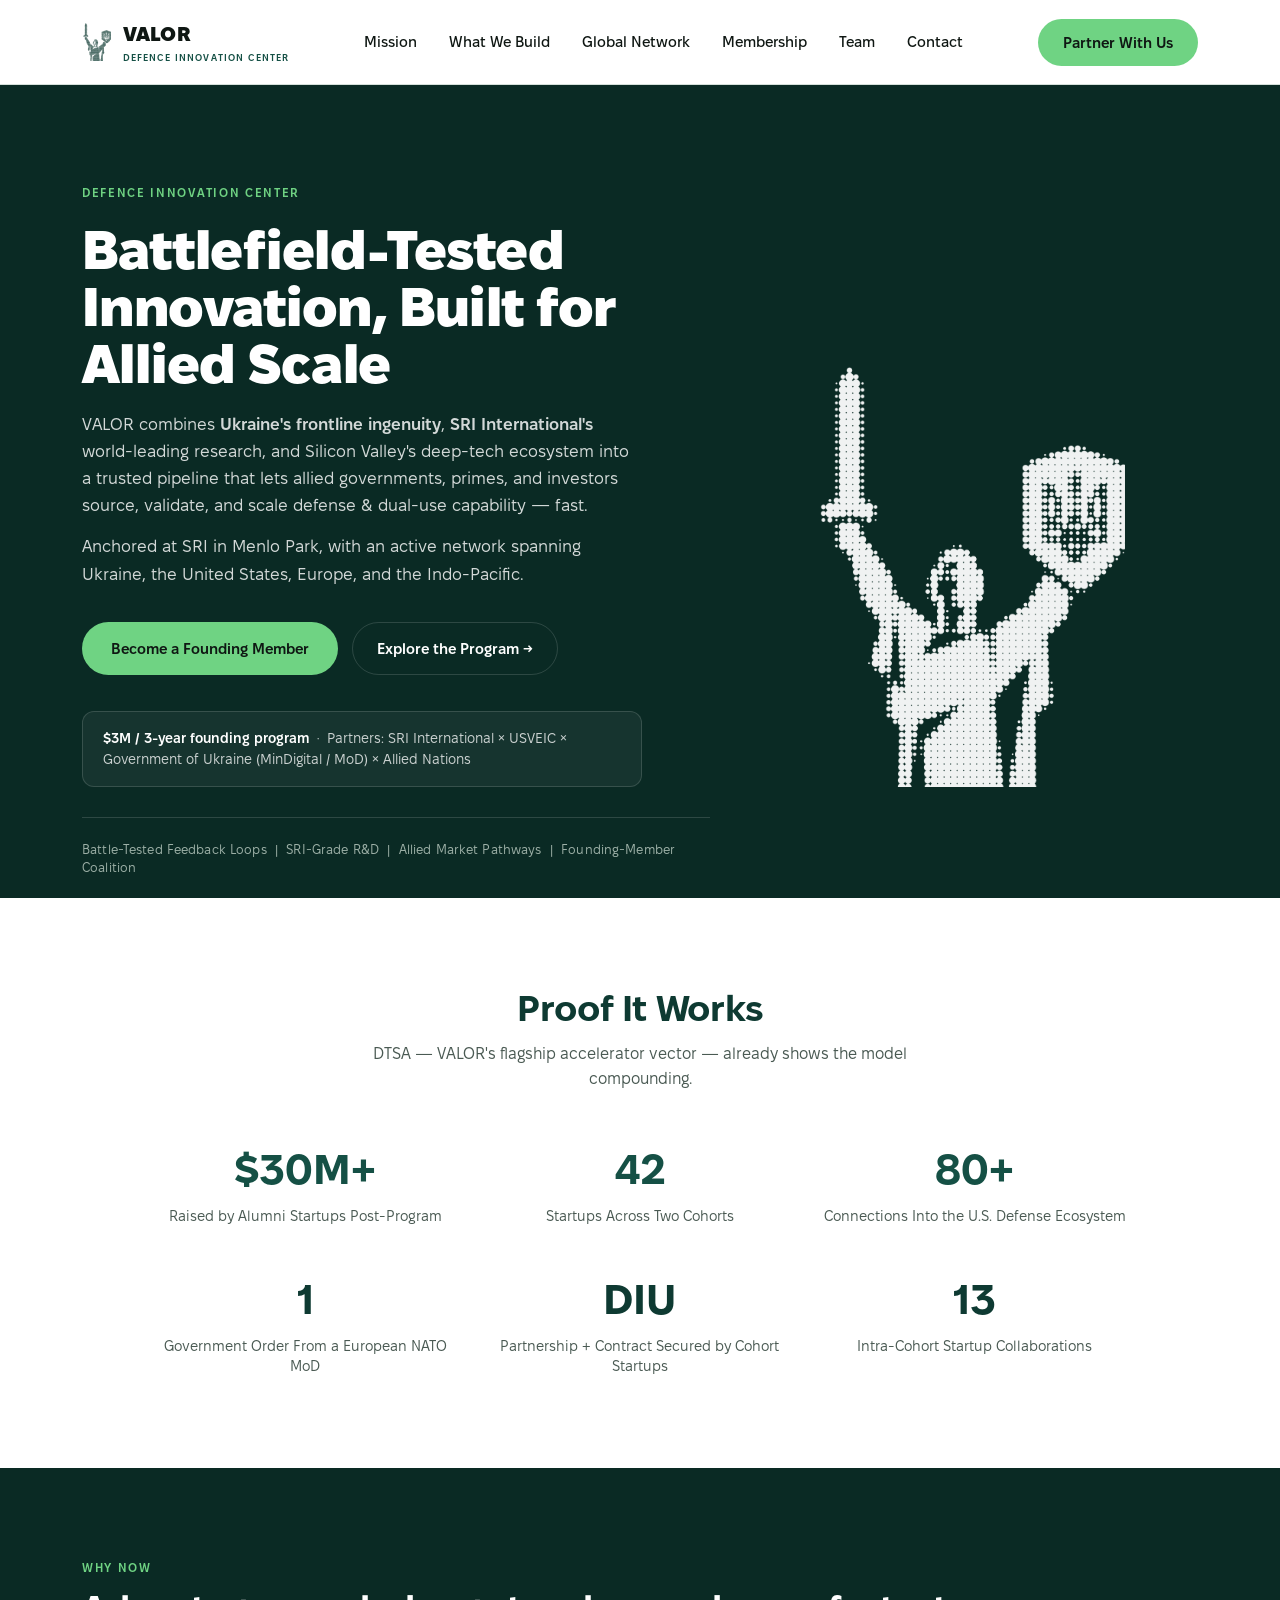
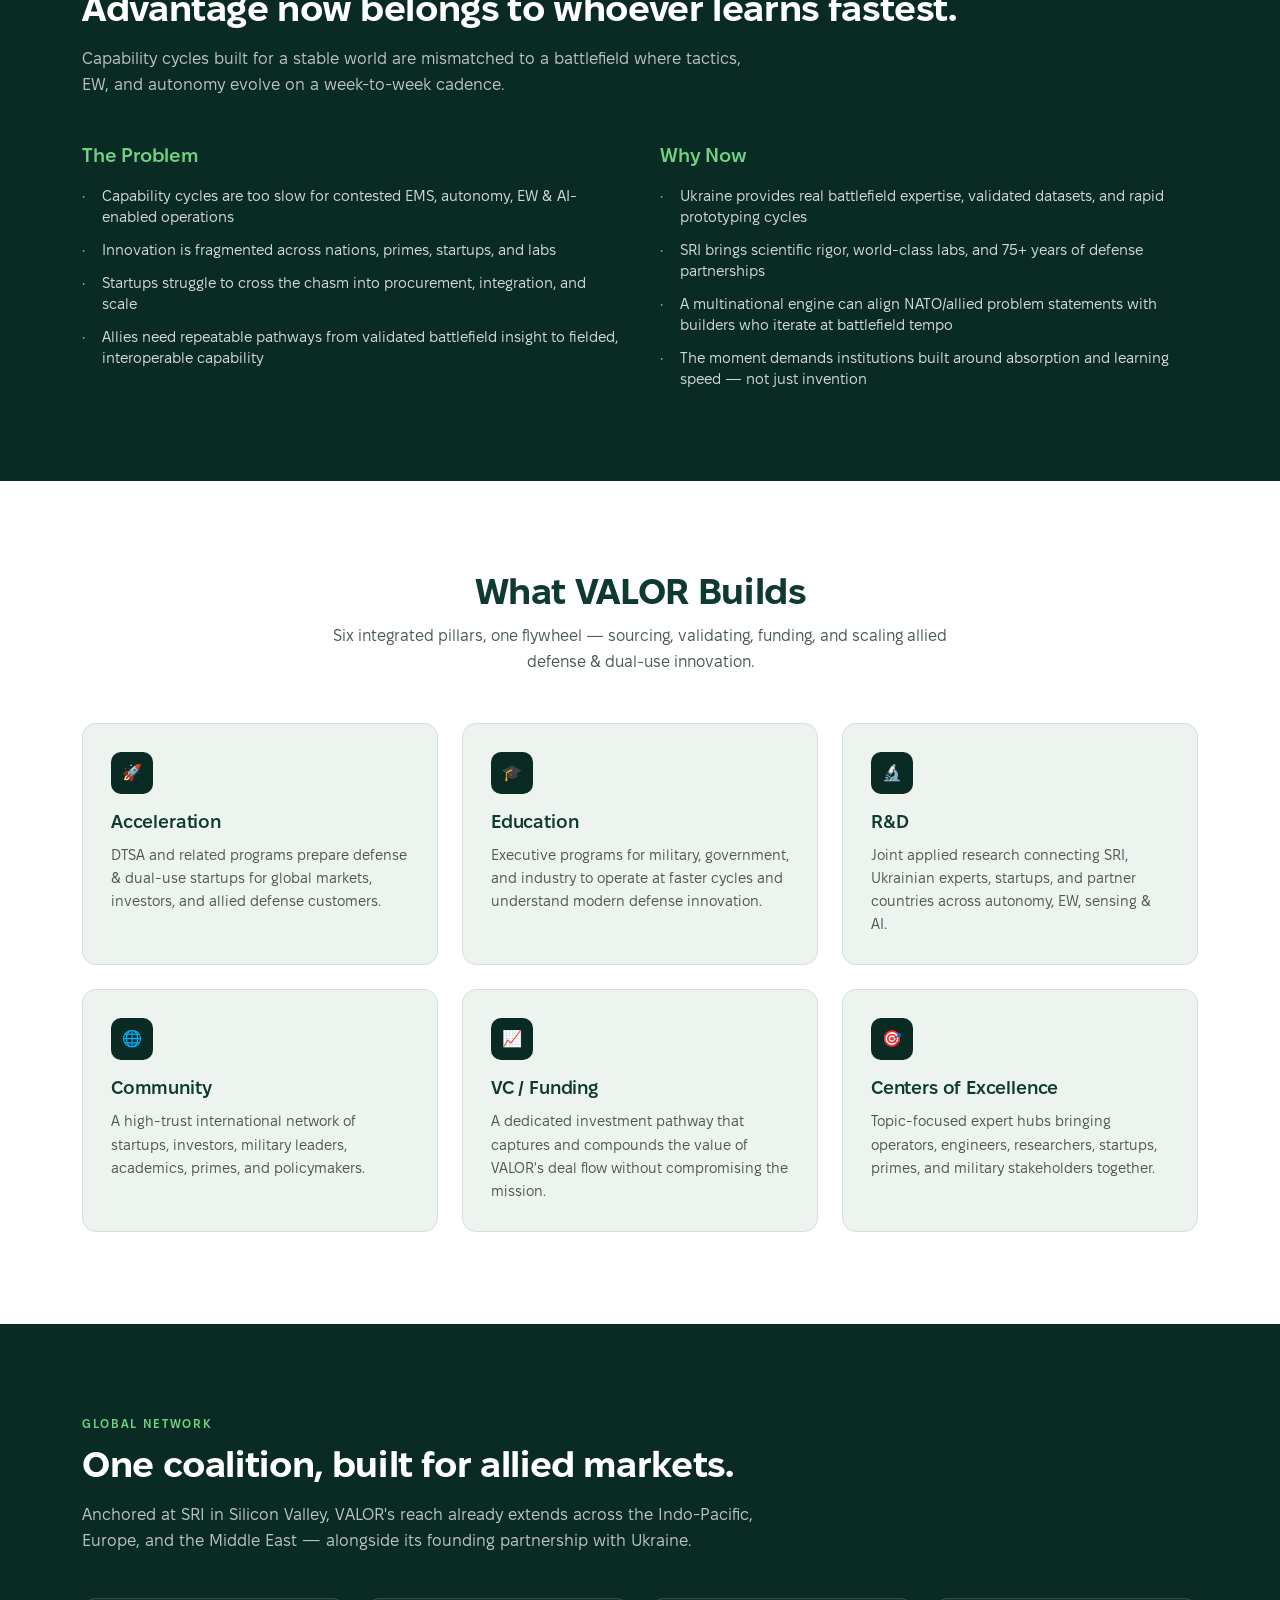
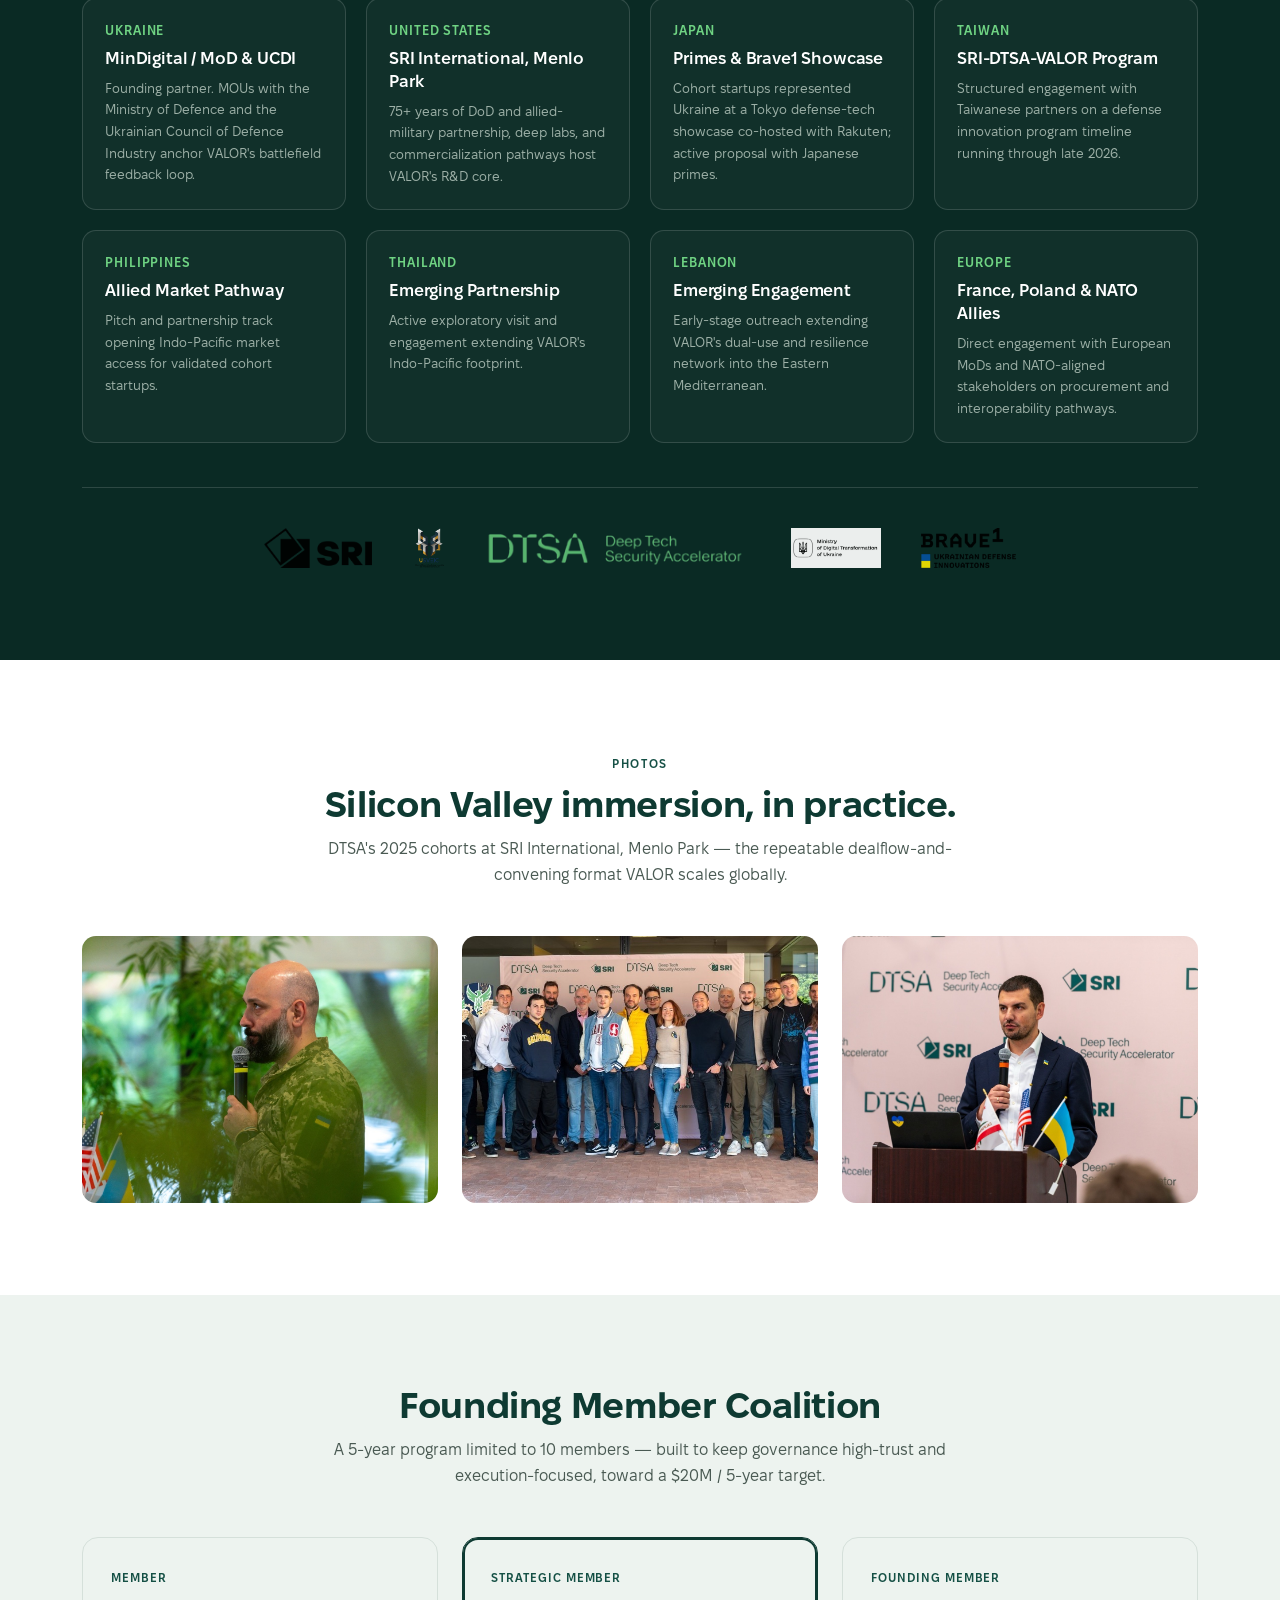
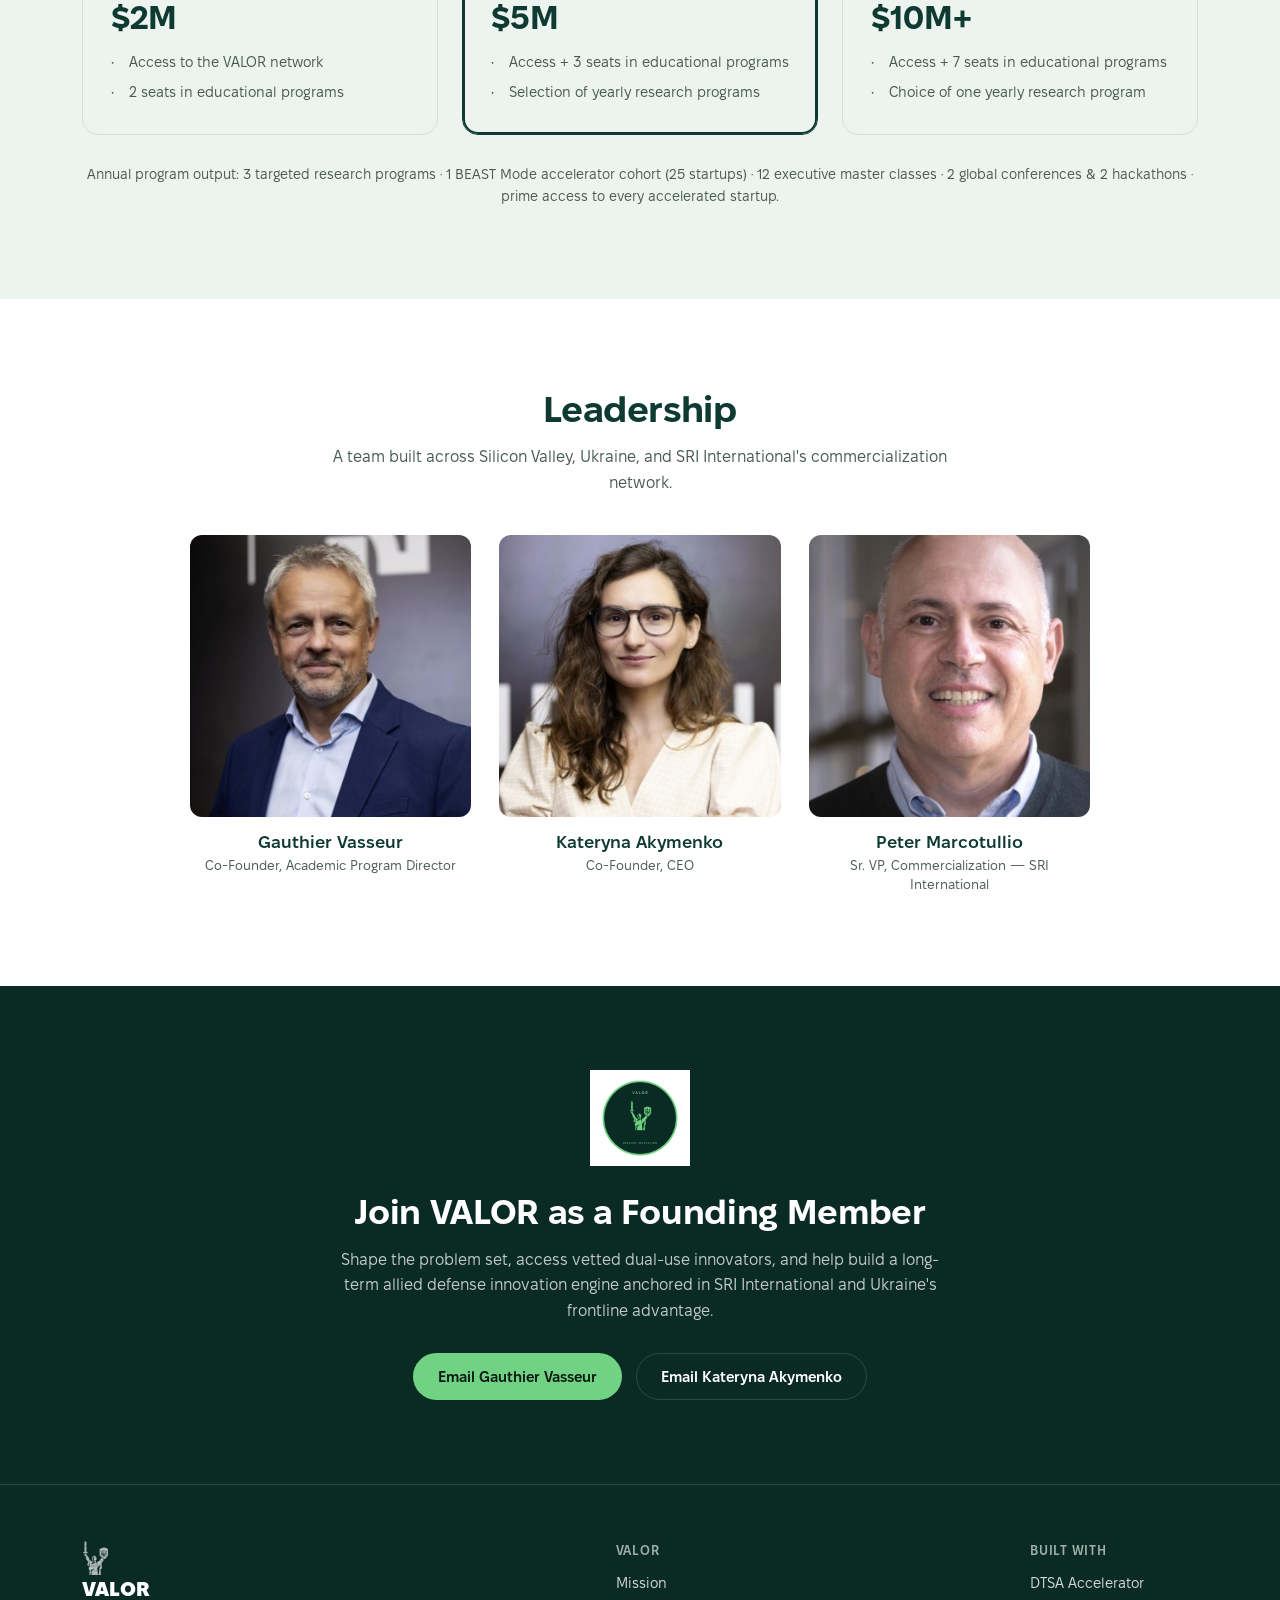
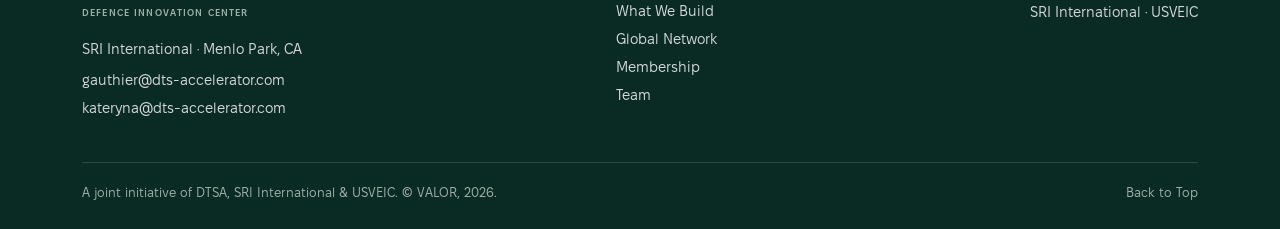
<file: index.html>
<!DOCTYPE html>
<html lang="en">
<head>
<meta charset="utf-8">
<meta name="viewport" content="width=device-width, initial-scale=1">
<title>VALOR Defence Innovation Center</title>
<meta name="description" content="VALOR Defence Innovation Center — a global defense, security, and dual-use innovation hub built with SRI International, USVEIC, and Ukraine's frontline innovators.">
<link rel="icon" type="image/png" href="./images/logo/favicon-solid-green.png">
<link rel="stylesheet" href="./styles.css">
</head>
<body>

<header class="site-header">
  <div class="wrap">
    <a class="logo" href="./">
      <img class="mark" src="./images/logo/mark-green.svg" alt="">
      <span class="wordmark-group">
        <span class="wordmark">VALOR</span>
        <span class="descriptor">Defence Innovation Center</span>
      </span>
    </a>
    <nav>
      <ul class="main-nav">
        <li><a href="#mission">Mission</a></li>
        <li><a href="#pillars">What We Build</a></li>
        <li><a href="#network">Global Network</a></li>
        <li><a href="#membership">Membership</a></li>
        <li><a href="#team">Team</a></li>
        <li><a href="#contact">Contact</a></li>
      </ul>
    </nav>
    <div class="header-actions">
      <a class="btn btn-primary" href="mailto:gauthier@dts-accelerator.com?subject=Partnering%20with%20VALOR">Partner With Us</a>
    </div>
    <button class="nav-toggle" aria-label="Toggle menu" aria-expanded="false">
      <span></span><span></span><span></span>
    </button>
  </div>
</header>

<section class="hero" id="mission">
  <div class="wrap">
    <div>
      <span class="eyebrow">Defence Innovation Center</span>
      <h1>Battlefield-Tested Innovation, Built for Allied Scale</h1>
      <p class="lede">VALOR combines <b>Ukraine's frontline ingenuity</b>, <b>SRI International's</b> world-leading research, and Silicon Valley's deep-tech ecosystem into a trusted pipeline that lets allied governments, primes, and investors source, validate, and scale defense &amp; dual-use capability &mdash; fast.</p>
      <p class="lede">Anchored at SRI in Menlo Park, with an active network spanning Ukraine, the United States, Europe, and the Indo-Pacific.</p>
      <div class="cta-row">
        <a class="btn btn-primary" href="mailto:gauthier@dts-accelerator.com?subject=Partnering%20with%20VALOR">Become a Founding Member</a>
        <a class="btn btn-ghost-dark" href="#pillars">Explore the Program &rarr;</a>
      </div>
      <div class="ask"><b>$3M / 3-year founding program</b> &nbsp;&middot;&nbsp; Partners: SRI International &times; USVEIC &times; Government of Ukraine (MinDigital / MoD) &times; Allied Nations</div>
    </div>
    <div class="mark-visual">
      <img src="./images/logo/mark-white-2048.png" alt="The VALOR mark: a halftone trace of the Motherland Monument, Kyiv, bearing the Ukrainian trident.">
    </div>
  </div>
  <div class="wrap">
    <div class="taglines">Battle-Tested Feedback Loops &nbsp;|&nbsp; SRI-Grade R&amp;D &nbsp;|&nbsp; Allied Market Pathways &nbsp;|&nbsp; Founding-Member Coalition</div>
  </div>
</section>

<section class="stats-section">
  <div class="wrap">
    <h2>Proof It Works</h2>
    <p class="sub">DTSA &mdash; VALOR's flagship accelerator vector &mdash; already shows the model compounding.</p>
    <div class="stats-grid">
      <div class="stat"><div class="num accent">$30M+</div><div class="label">Raised by Alumni Startups Post-Program</div></div>
      <div class="stat"><div class="num accent">42</div><div class="label">Startups Across Two Cohorts</div></div>
      <div class="stat"><div class="num accent">80+</div><div class="label">Connections Into the U.S. Defense Ecosystem</div></div>
      <div class="stat"><div class="num">1</div><div class="label">Government Order From a European NATO MoD</div></div>
      <div class="stat"><div class="num">DIU</div><div class="label">Partnership + Contract Secured by Cohort Startups</div></div>
      <div class="stat"><div class="num">13</div><div class="label">Intra-Cohort Startup Collaborations</div></div>
    </div>
  </div>
</section>

<section class="dark-section">
  <div class="wrap">
    <span class="eyebrow">Why Now</span>
    <h2>Advantage now belongs to whoever learns fastest.</h2>
    <p class="sub">Capability cycles built for a stable world are mismatched to a battlefield where tactics, EW, and autonomy evolve on a week-to-week cadence.</p>
    <div class="problem-grid">
      <div>
        <h3>The Problem</h3>
        <ul>
          <li>Capability cycles are too slow for contested EMS, autonomy, EW &amp; AI-enabled operations</li>
          <li>Innovation is fragmented across nations, primes, startups, and labs</li>
          <li>Startups struggle to cross the chasm into procurement, integration, and scale</li>
          <li>Allies need repeatable pathways from validated battlefield insight to fielded, interoperable capability</li>
        </ul>
      </div>
      <div>
        <h3>Why Now</h3>
        <ul>
          <li>Ukraine provides real battlefield expertise, validated datasets, and rapid prototyping cycles</li>
          <li>SRI brings scientific rigor, world-class labs, and 75+ years of defense partnerships</li>
          <li>A multinational engine can align NATO/allied problem statements with builders who iterate at battlefield tempo</li>
          <li>The moment demands institutions built around absorption and learning speed &mdash; not just invention</li>
        </ul>
      </div>
    </div>
  </div>
</section>

<section class="stats-section" id="pillars">
  <div class="wrap">
    <h2>What VALOR Builds</h2>
    <p class="sub">Six integrated pillars, one flywheel &mdash; sourcing, validating, funding, and scaling allied defense &amp; dual-use innovation.</p>
    <div class="cards-grid">
      <div class="card">
        <div class="icon-chip">🚀</div>
        <h3>Acceleration</h3>
        <p>DTSA and related programs prepare defense &amp; dual-use startups for global markets, investors, and allied defense customers.</p>
      </div>
      <div class="card">
        <div class="icon-chip">🎓</div>
        <h3>Education</h3>
        <p>Executive programs for military, government, and industry to operate at faster cycles and understand modern defense innovation.</p>
      </div>
      <div class="card">
        <div class="icon-chip">🔬</div>
        <h3>R&amp;D</h3>
        <p>Joint applied research connecting SRI, Ukrainian experts, startups, and partner countries across autonomy, EW, sensing &amp; AI.</p>
      </div>
      <div class="card">
        <div class="icon-chip">🌐</div>
        <h3>Community</h3>
        <p>A high-trust international network of startups, investors, military leaders, academics, primes, and policymakers.</p>
      </div>
      <div class="card">
        <div class="icon-chip">📈</div>
        <h3>VC / Funding</h3>
        <p>A dedicated investment pathway that captures and compounds the value of VALOR's deal flow without compromising the mission.</p>
      </div>
      <div class="card">
        <div class="icon-chip">🎯</div>
        <h3>Centers of Excellence</h3>
        <p>Topic-focused expert hubs bringing operators, engineers, researchers, startups, primes, and military stakeholders together.</p>
      </div>
    </div>
  </div>
</section>

<section class="dark-section" id="network">
  <div class="wrap">
    <span class="eyebrow">Global Network</span>
    <h2>One coalition, built for allied markets.</h2>
    <p class="sub">Anchored at SRI in Silicon Valley, VALOR's reach already extends across the Indo-Pacific, Europe, and the Middle East &mdash; alongside its founding partnership with Ukraine.</p>
    <div class="network-grid">
      <div class="network-card"><div class="flag">Ukraine</div><h3>MinDigital / MoD &amp; UCDI</h3><p>Founding partner. MOUs with the Ministry of Defence and the Ukrainian Council of Defence Industry anchor VALOR's battlefield feedback loop.</p></div>
      <div class="network-card"><div class="flag">United States</div><h3>SRI International, Menlo Park</h3><p>75+ years of DoD and allied-military partnership, deep labs, and commercialization pathways host VALOR's R&amp;D core.</p></div>
      <div class="network-card"><div class="flag">Japan</div><h3>Primes &amp; Brave1 Showcase</h3><p>Cohort startups represented Ukraine at a Tokyo defense-tech showcase co-hosted with Rakuten; active proposal with Japanese primes.</p></div>
      <div class="network-card"><div class="flag">Taiwan</div><h3>SRI-DTSA-VALOR Program</h3><p>Structured engagement with Taiwanese partners on a defense innovation program timeline running through late 2026.</p></div>
      <div class="network-card"><div class="flag">Philippines</div><h3>Allied Market Pathway</h3><p>Pitch and partnership track opening Indo-Pacific market access for validated cohort startups.</p></div>
      <div class="network-card"><div class="flag">Thailand</div><h3>Emerging Partnership</h3><p>Active exploratory visit and engagement extending VALOR's Indo-Pacific footprint.</p></div>
      <div class="network-card"><div class="flag">Lebanon</div><h3>Emerging Engagement</h3><p>Early-stage outreach extending VALOR's dual-use and resilience network into the Eastern Mediterranean.</p></div>
      <div class="network-card"><div class="flag">Europe</div><h3>France, Poland &amp; NATO Allies</h3><p>Direct engagement with European MoDs and NATO-aligned stakeholders on procurement and interoperability pathways.</p></div>
    </div>
    <div class="partner-strip">
      <img src="./images/logo-sri.png" alt="SRI International">
      <img src="./images/logo-usveic.png" alt="USVEIC">
      <img src="./images/logo-dtsa.png" alt="DTSA">
      <img src="./images/logo-modua.png" alt="Ministry of Defence of Ukraine">
      <img src="./images/logo-brave1.png" alt="Brave1">
    </div>
  </div>
</section>

<section class="stats-section">
  <div class="wrap">
    <span class="eyebrow" style="color:var(--green-800)">Photos</span>
    <h2 style="margin-top:12px">Silicon Valley immersion, in practice.</h2>
    <p class="sub">DTSA's 2025 cohorts at SRI International, Menlo Park &mdash; the repeatable dealflow-and-convening format VALOR scales globally.</p>
    <div class="photo-grid">
      <img src="./images/photo-1.jpg" alt="DTSA cohort session at SRI International">
      <img src="./images/photo-3.jpg" alt="DTSA Pitch Day at SRI International">
      <img src="./images/photo-2.jpg" alt="DTSA founders at SRI International">
    </div>
  </div>
</section>

<section class="stats-section" id="membership" style="background:var(--mist)">
  <div class="wrap">
    <h2>Founding Member Coalition</h2>
    <p class="sub">A 5-year program limited to 10 members &mdash; built to keep governance high-trust and execution-focused, toward a $20M / 5-year target.</p>
    <div class="tiers-grid">
      <div class="tier-card">
        <div class="tag">Member</div>
        <div class="amount">$2M</div>
        <ul>
          <li>Access to the VALOR network</li>
          <li>2 seats in educational programs</li>
        </ul>
      </div>
      <div class="tier-card featured">
        <div class="tag">Strategic Member</div>
        <div class="amount">$5M</div>
        <ul>
          <li>Access + 3 seats in educational programs</li>
          <li>Selection of yearly research programs</li>
        </ul>
      </div>
      <div class="tier-card">
        <div class="tag">Founding Member</div>
        <div class="amount">$10M+</div>
        <ul>
          <li>Access + 7 seats in educational programs</li>
          <li>Choice of one yearly research program</li>
        </ul>
      </div>
    </div>
    <p class="tiers-note">Annual program output: 3 targeted research programs &middot; 1 BEAST Mode accelerator cohort (25 startups) &middot; 12 executive master classes &middot; 2 global conferences &amp; 2 hackathons &middot; prime access to every accelerated startup.</p>
  </div>
</section>

<section class="team-section" id="team">
  <div class="wrap">
    <h2>Leadership</h2>
    <p class="sub">A team built across Silicon Valley, Ukraine, and SRI International's commercialization network.</p>
    <div class="team-grid">
      <div class="team-card"><img src="./images/team-gauthier.png" alt="Gauthier Vasseur"><div class="name">Gauthier Vasseur</div><div class="role">Co-Founder, Academic Program Director</div></div>
      <div class="team-card"><img src="./images/team-kateryna.png" alt="Kateryna Akymenko"><div class="name">Kateryna Akymenko</div><div class="role">Co-Founder, CEO</div></div>
      <div class="team-card"><img src="./images/team-peter.png" alt="Peter Marcotullio"><div class="name">Peter Marcotullio</div><div class="role">Sr. VP, Commercialization &mdash; SRI International</div></div>
    </div>
  </div>
</section>

<section class="cta-band" id="contact">
  <div class="wrap">
    <img class="roundel" src="./images/logo/roundel.png" alt="">
    <h2>Join VALOR as a Founding Member</h2>
    <p>Shape the problem set, access vetted dual-use innovators, and help build a long-term allied defense innovation engine anchored in SRI International and Ukraine's frontline advantage.</p>
    <div class="cta-row">
      <a class="btn btn-primary" href="mailto:gauthier@dts-accelerator.com?subject=Partnering%20with%20VALOR">Email Gauthier Vasseur</a>
      <a class="btn btn-ghost-dark" href="mailto:kateryna@dts-accelerator.com?subject=Partnering%20with%20VALOR">Email Kateryna Akymenko</a>
    </div>
  </div>
</section>

<footer class="site-footer">
  <div class="wrap">
    <div class="footer-grid">
      <div class="footer-col">
        <a class="logo" href="./">
          <img class="mark" src="./images/logo/mark-white.svg" alt="" style="height:34px">
          <span class="wordmark-group">
            <span class="wordmark">VALOR</span>
            <span class="descriptor">Defence Innovation Center</span>
          </span>
        </a>
        <p style="margin-top:18px">SRI International &middot; Menlo Park, CA</p>
        <a href="mailto:gauthier@dts-accelerator.com">gauthier@dts-accelerator.com</a>
        <a href="mailto:kateryna@dts-accelerator.com">kateryna@dts-accelerator.com</a>
      </div>
      <div class="footer-col">
        <h4>VALOR</h4>
        <a href="#mission">Mission</a>
        <a href="#pillars">What We Build</a>
        <a href="#network">Global Network</a>
        <a href="#membership">Membership</a>
        <a href="#team">Team</a>
      </div>
      <div class="footer-col">
        <h4>Built With</h4>
        <a href="https://dts-accelerator.com/" target="_blank" rel="noopener">DTSA Accelerator</a>
        <p>SRI International &middot; USVEIC</p>
      </div>
    </div>
    <div class="footer-bottom">
      <span>A joint initiative of DTSA, SRI International &amp; USVEIC. &copy; VALOR, 2026.</span>
      <a href="#mission">Back to Top</a>
    </div>
  </div>
</footer>

<script src="./nav.js" defer></script>

</body>
</html>
</file>
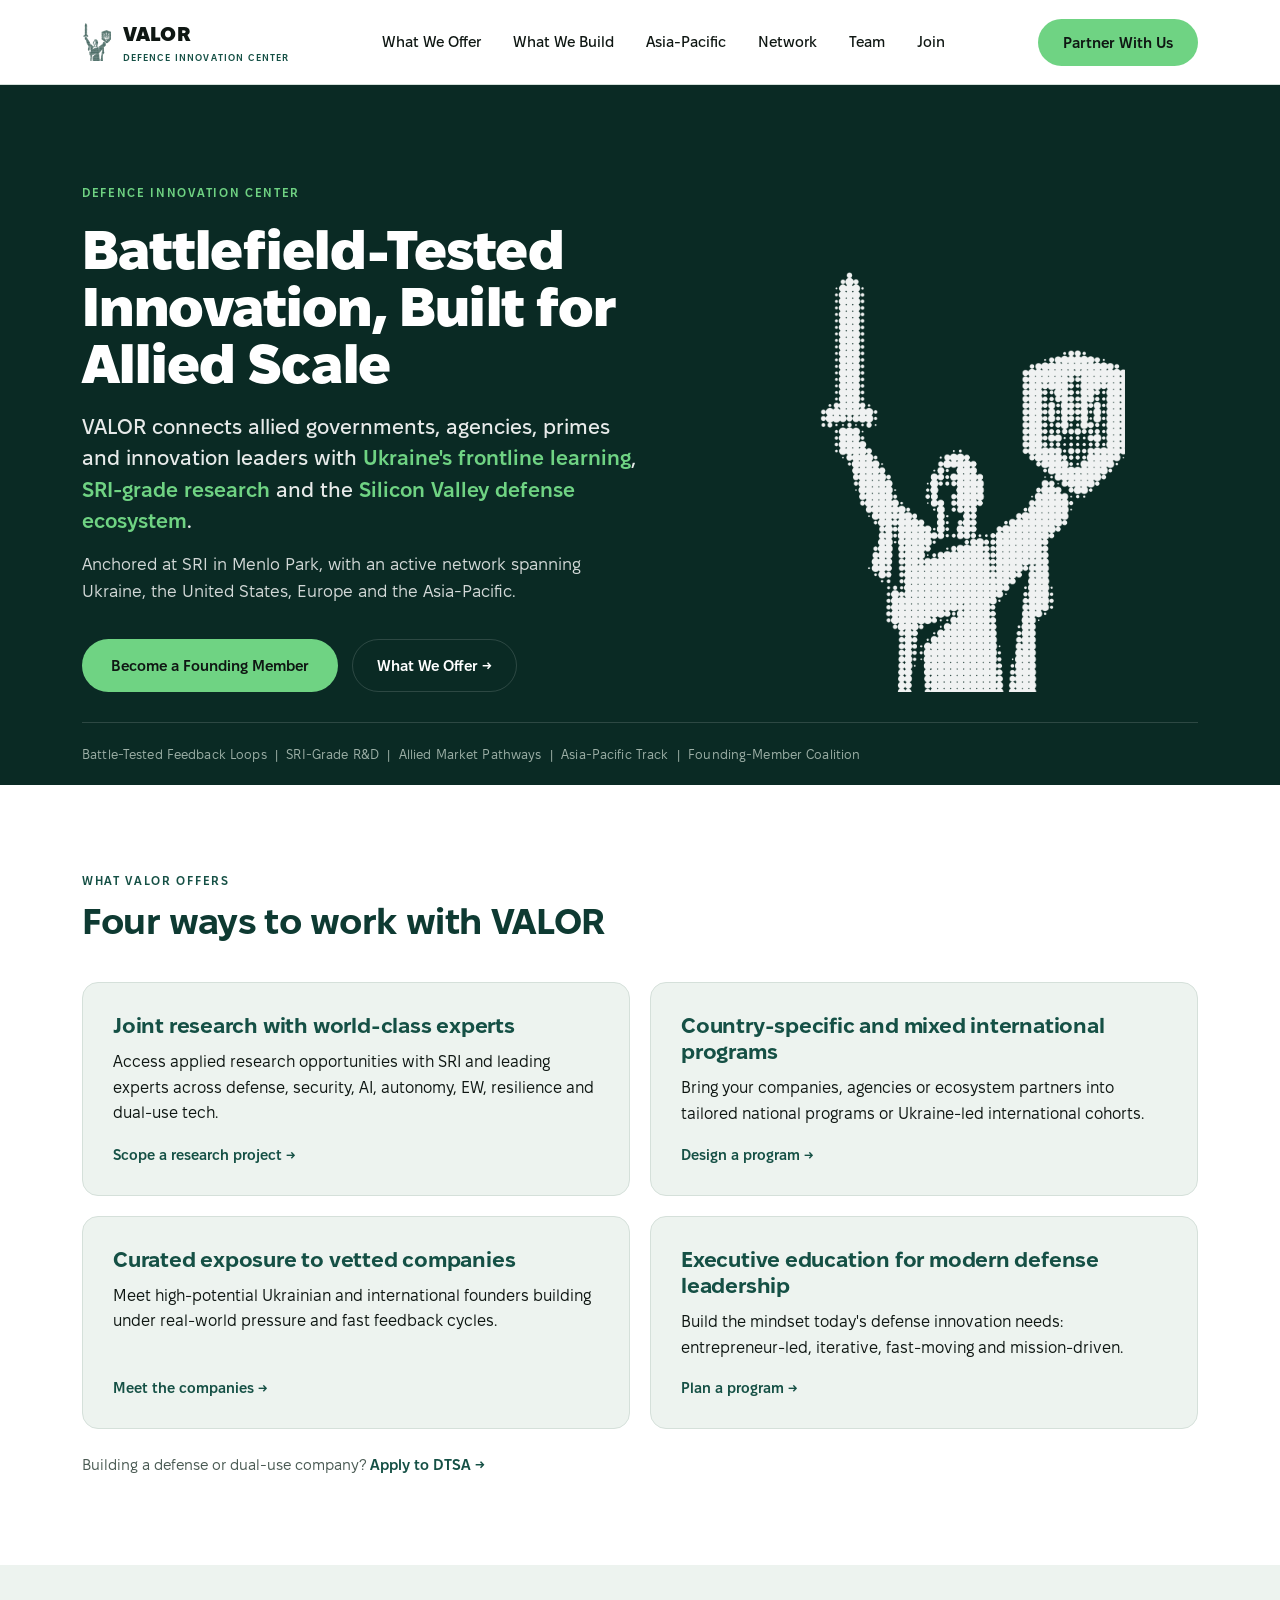
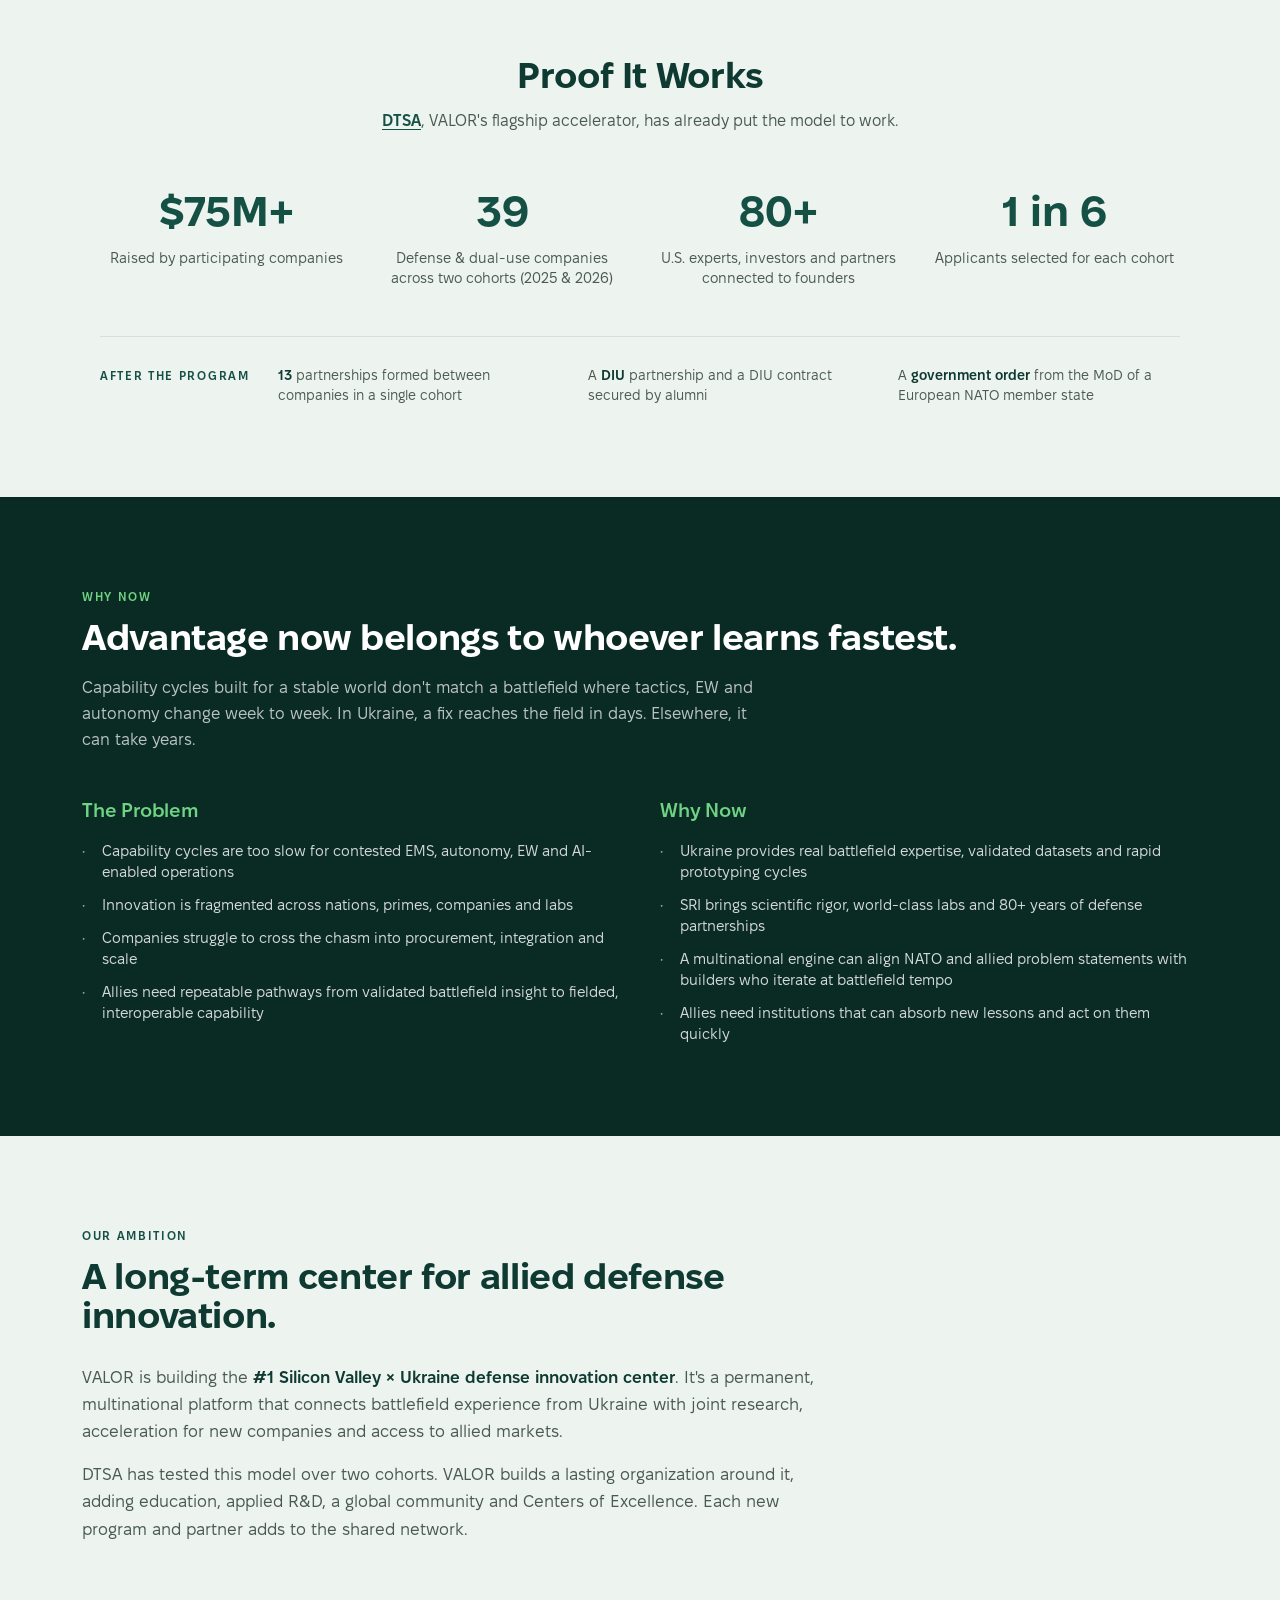
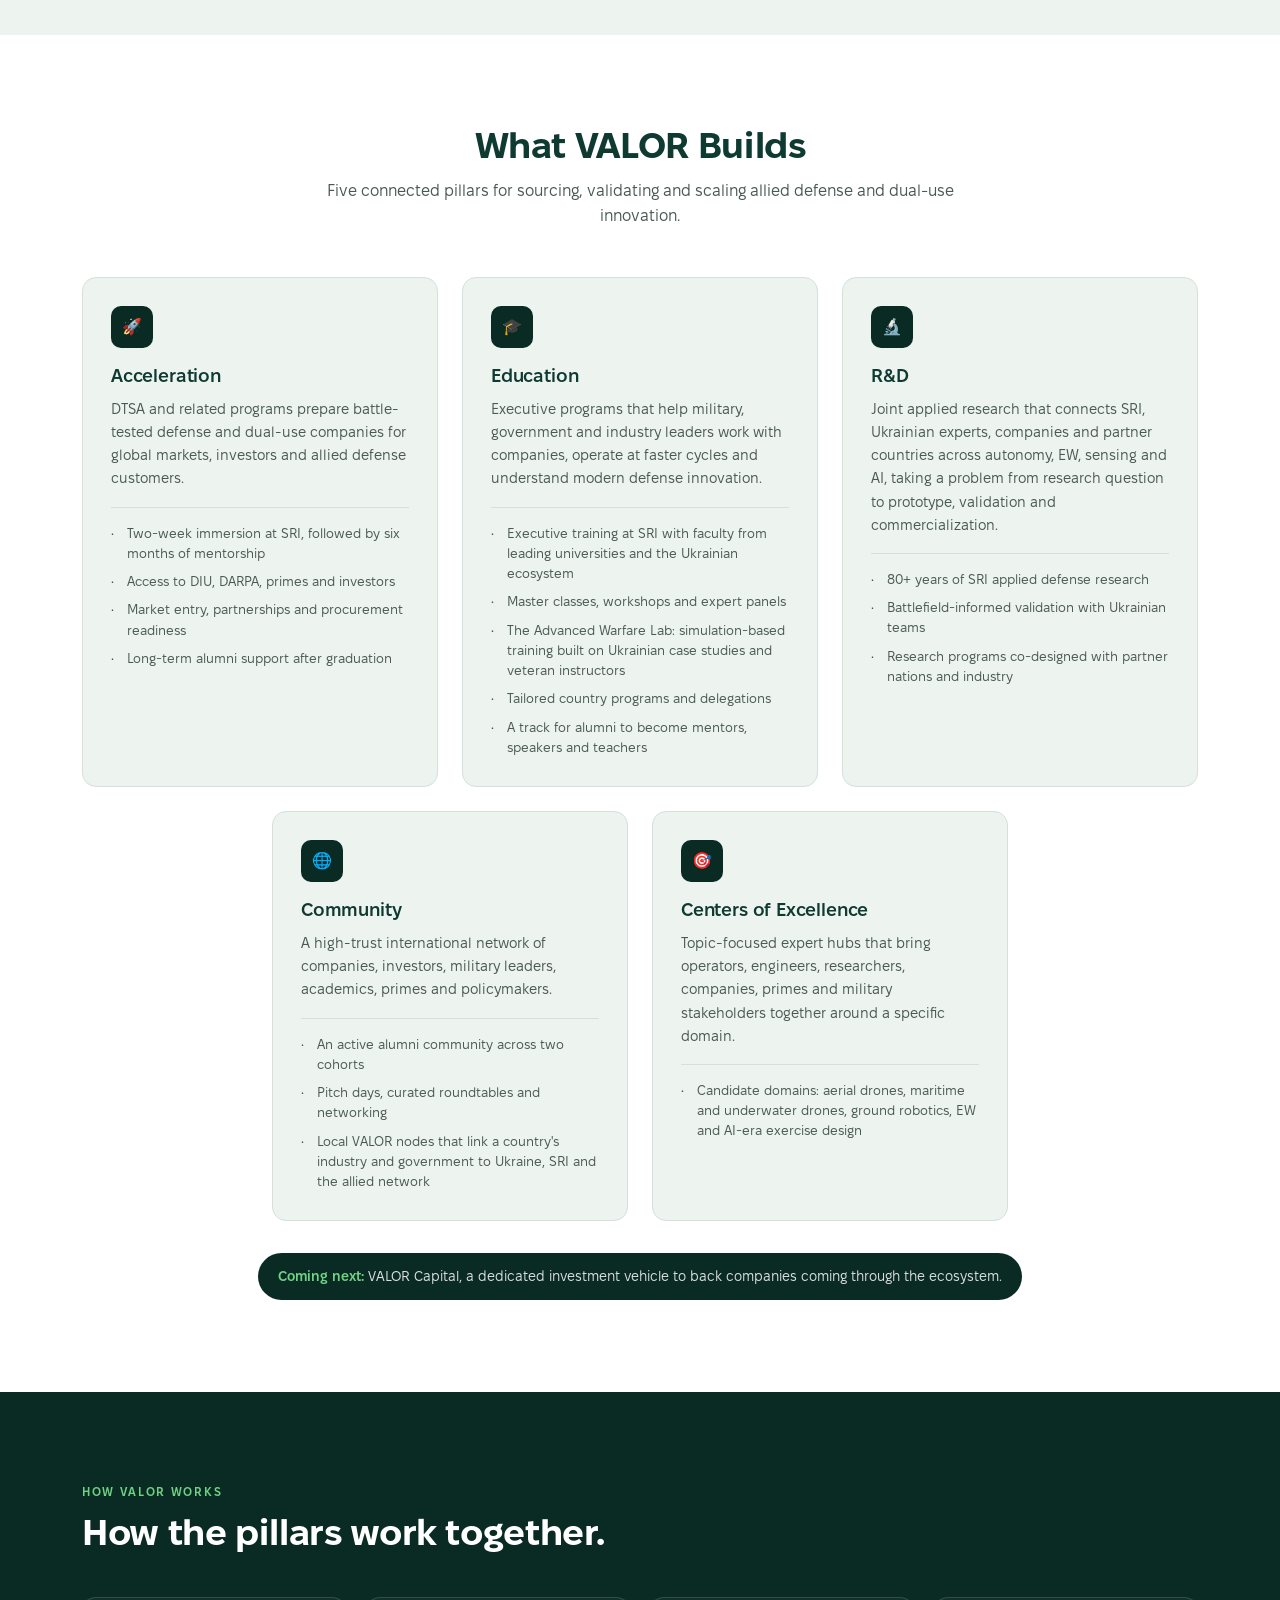
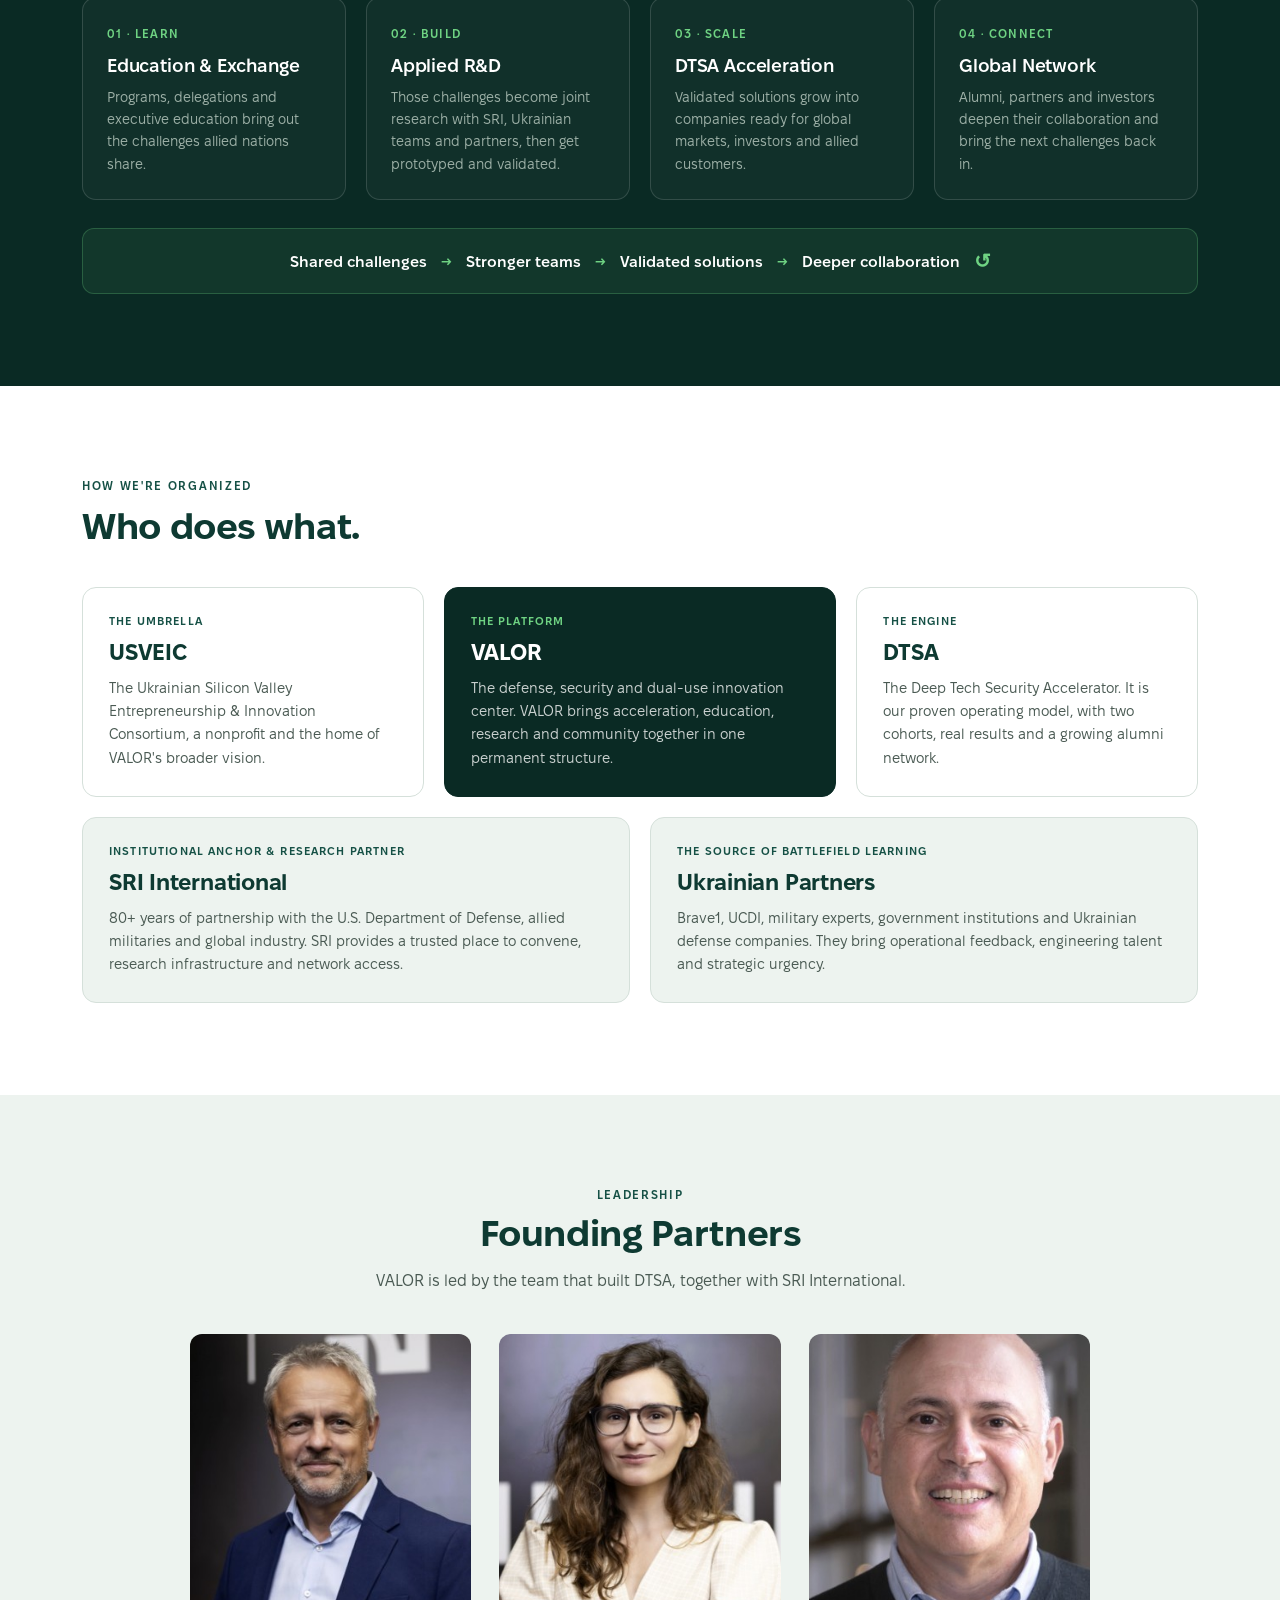
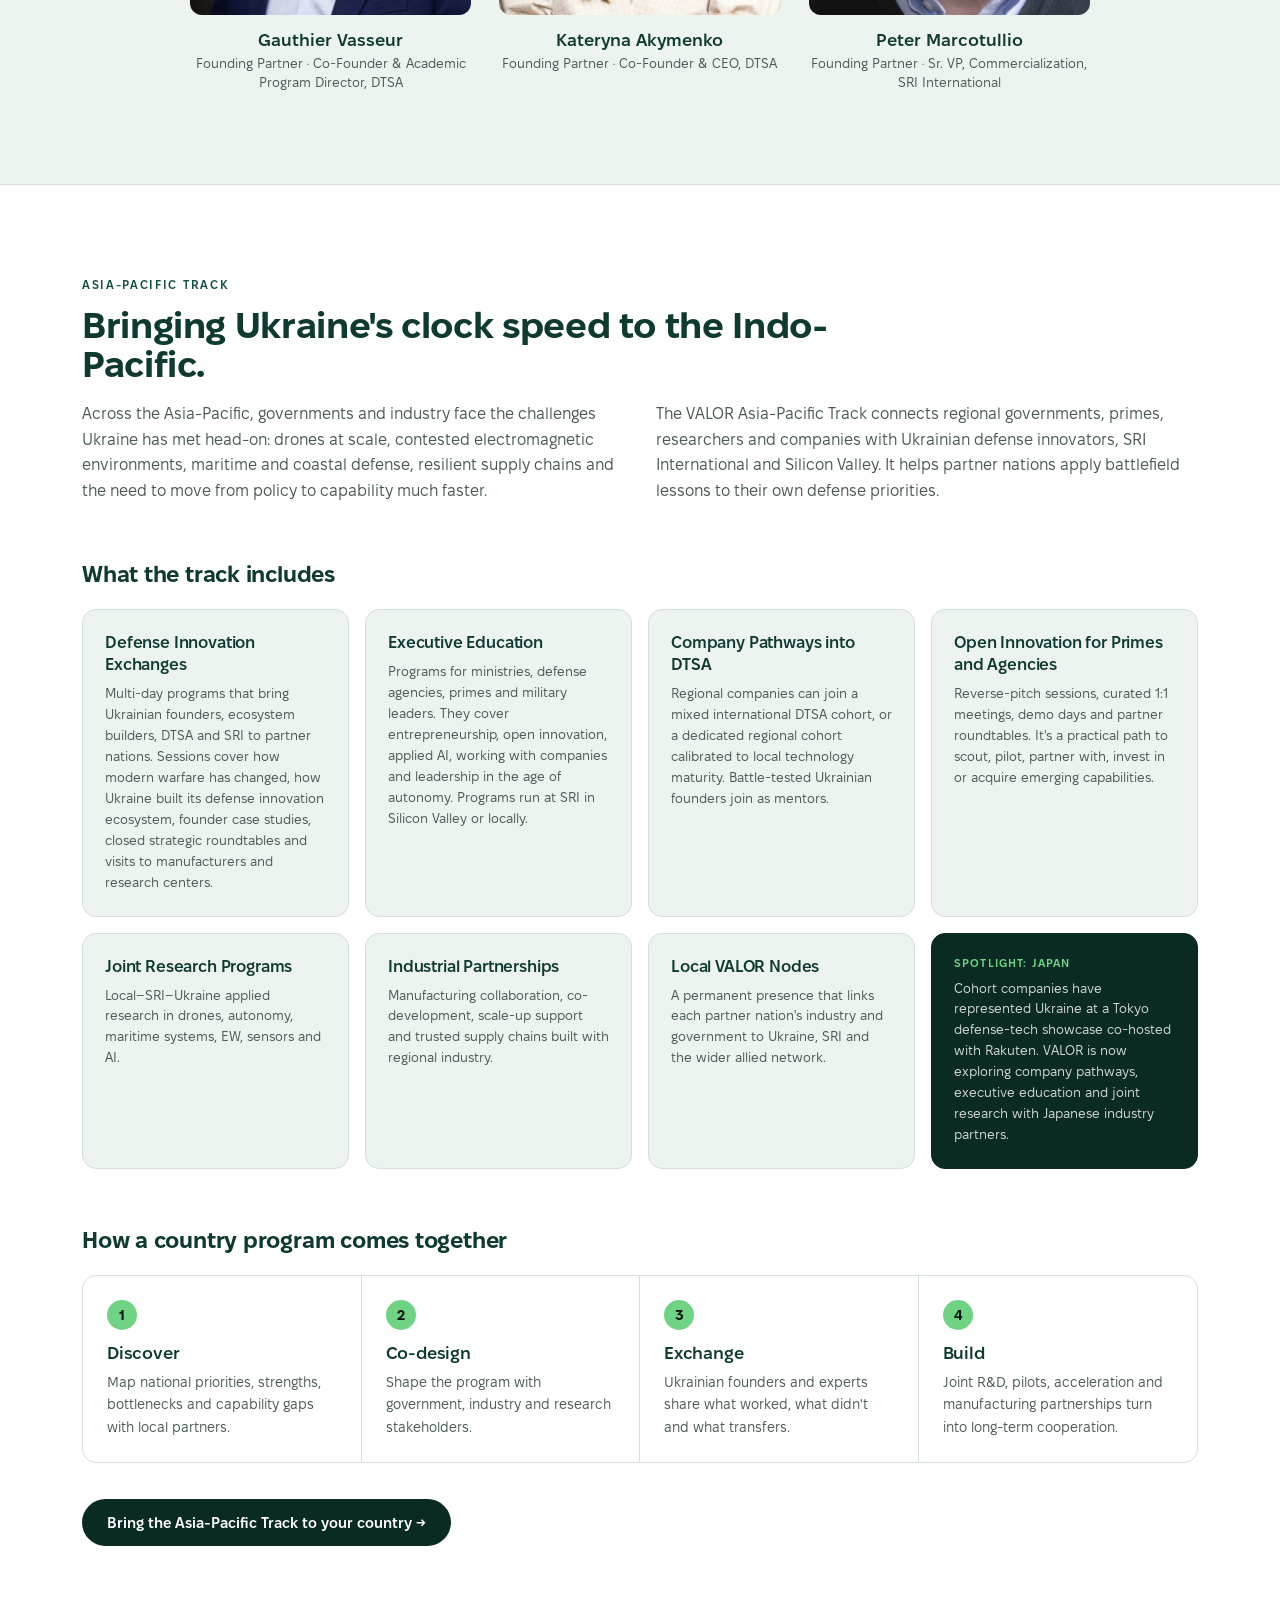
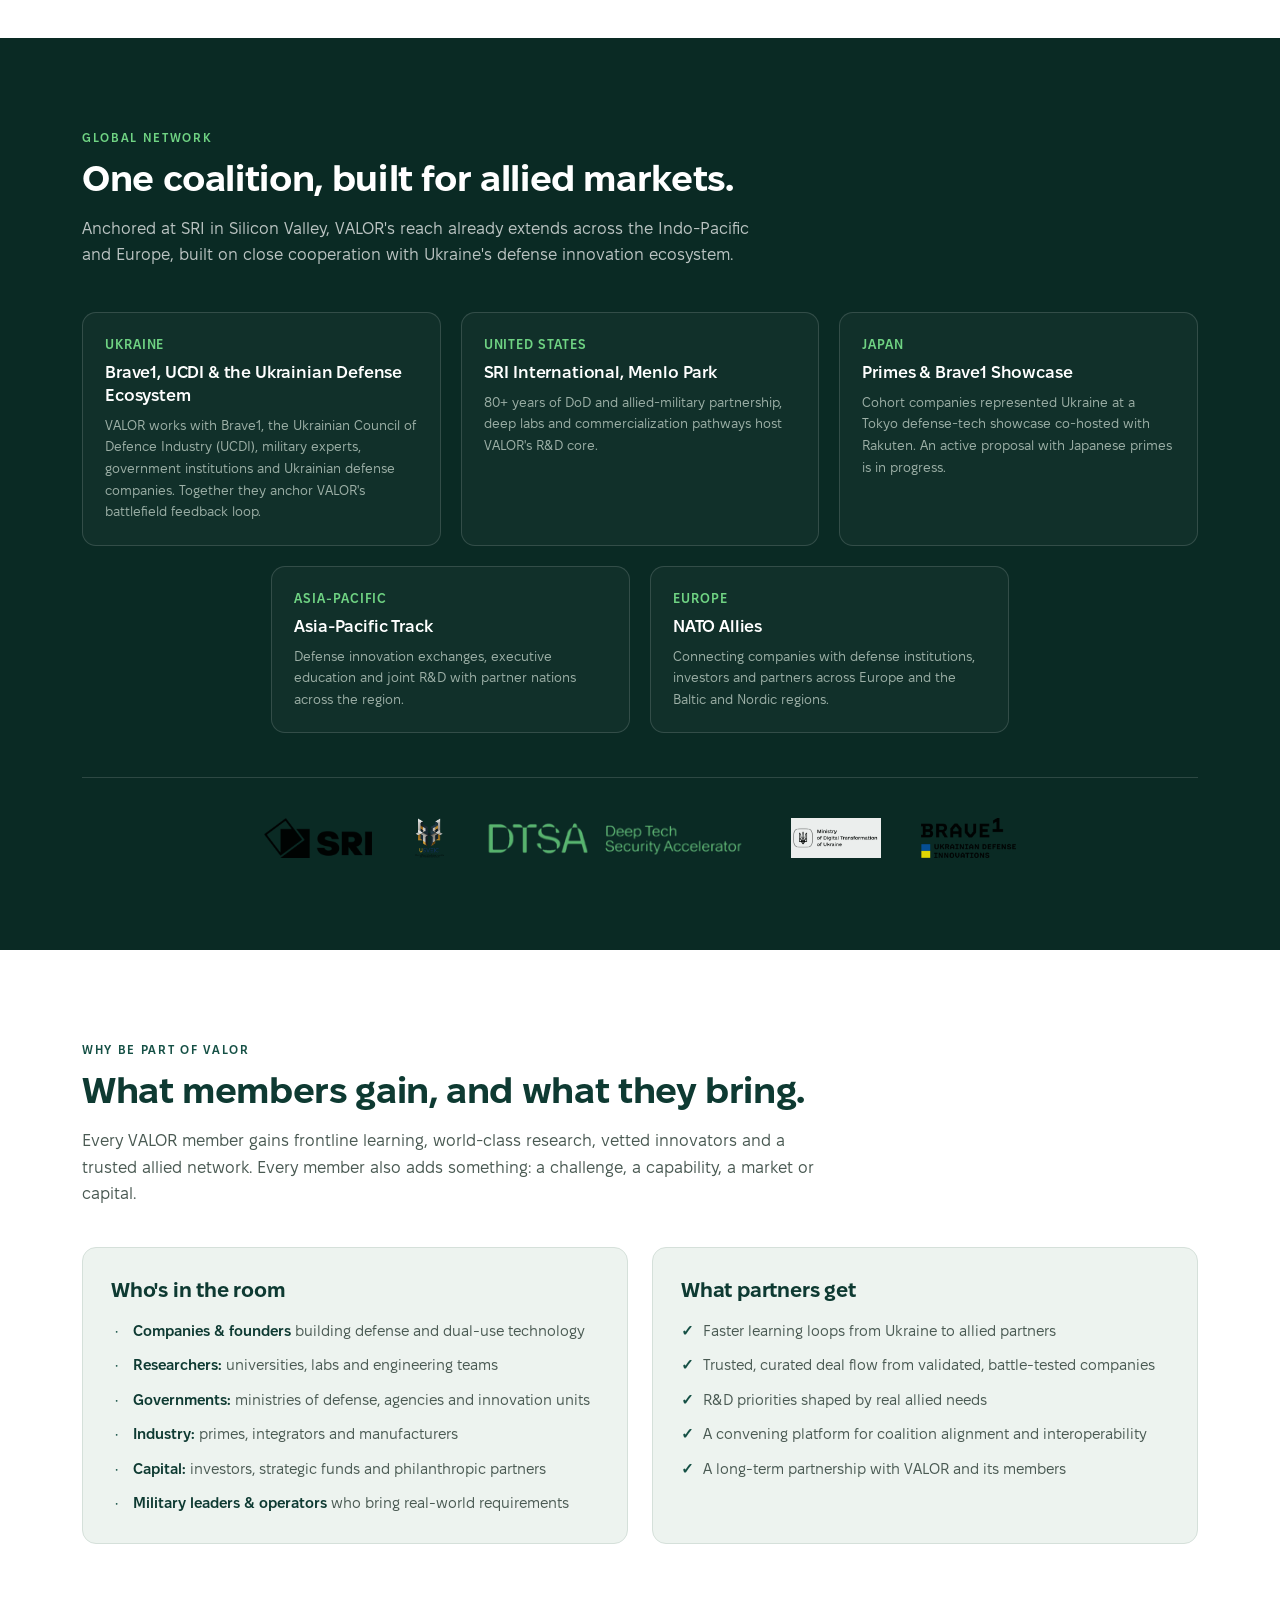
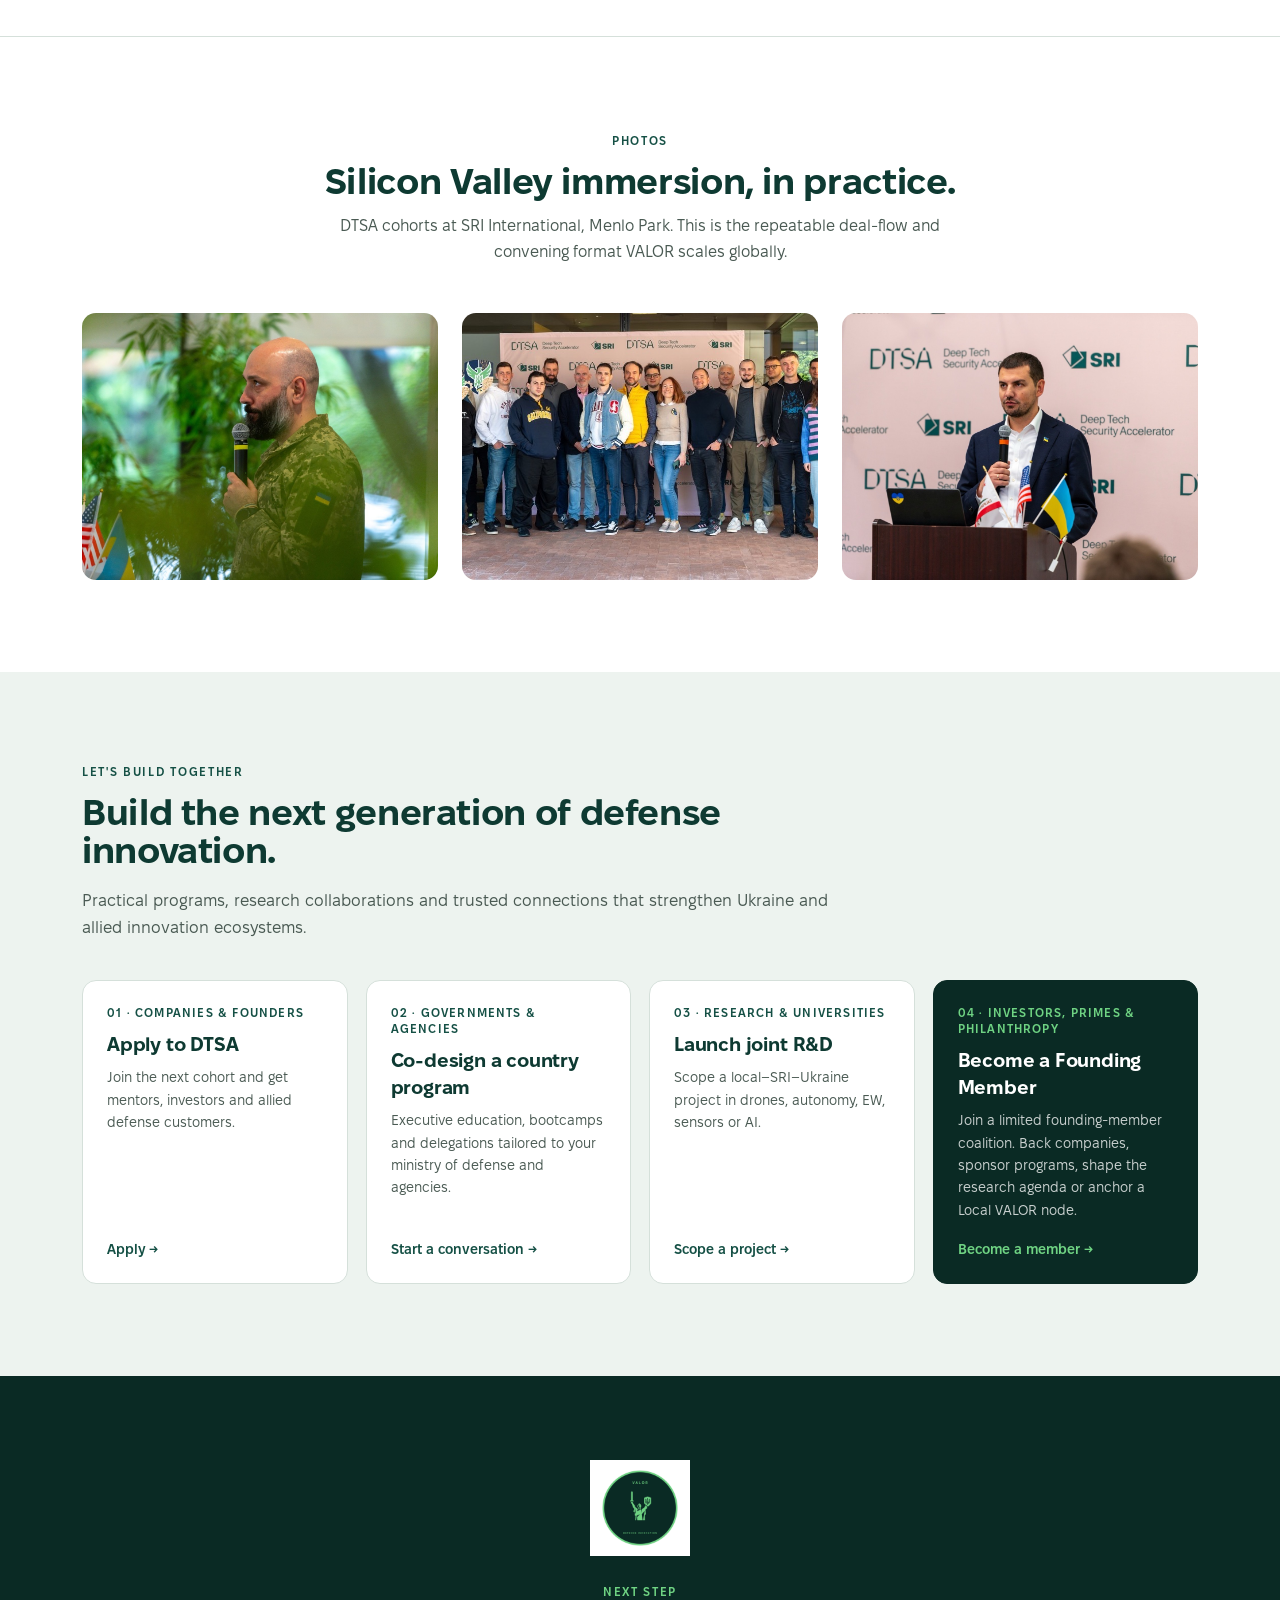
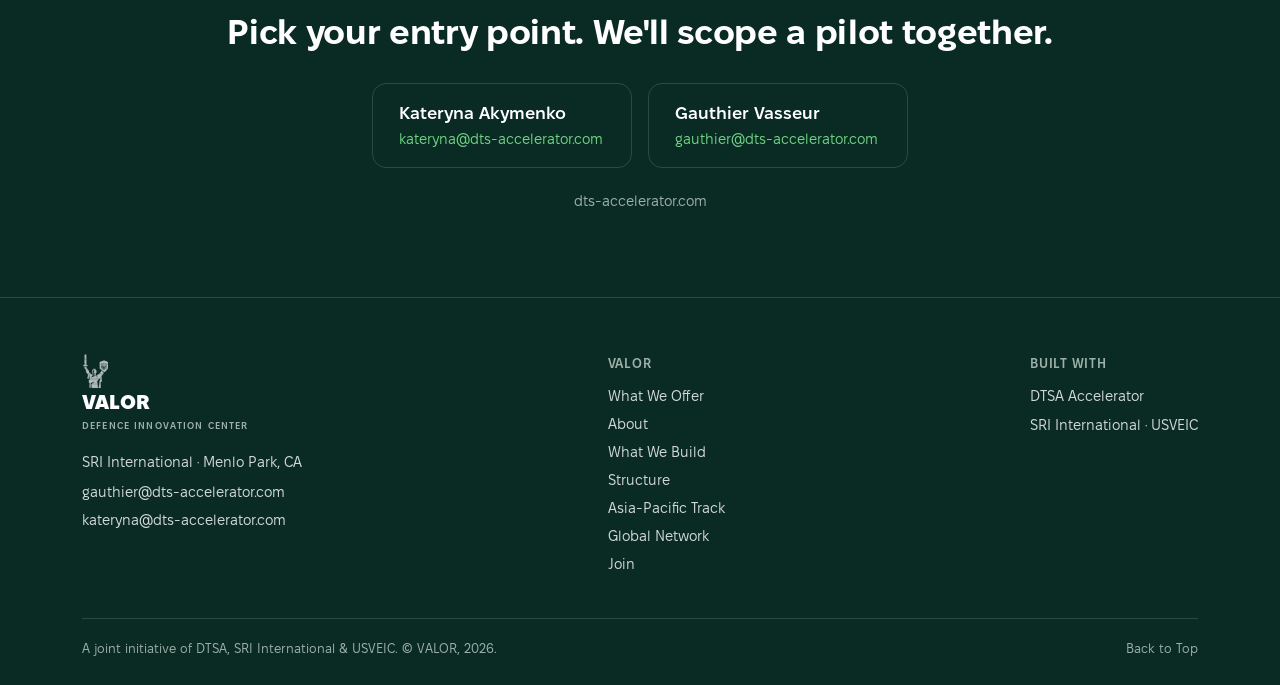
<file: docs/index.html>
<!DOCTYPE html>
<html lang="en">
<head>
<meta charset="utf-8">
<meta name="viewport" content="width=device-width, initial-scale=1">
<title>VALOR Defence Innovation Center</title>
<meta name="description" content="VALOR Defence Innovation Center — a permanent, multinational defense, security, and dual-use innovation ecosystem built with SRI International, USVEIC, and Ukraine's frontline innovators.">
<link rel="icon" type="image/png" href="./images/logo/favicon-solid-green.png">
<link rel="stylesheet" href="./styles.css">
</head>
<body>

<header class="site-header">
  <div class="wrap">
    <a class="logo" href="./">
      <img class="mark" src="./images/logo/mark-green.svg" alt="">
      <span class="wordmark-group">
        <span class="wordmark">VALOR</span>
        <span class="descriptor">Defence Innovation Center</span>
      </span>
    </a>
    <nav>
      <ul class="main-nav">
        <li><a href="#offer">What We Offer</a></li>
        <li><a href="#pillars">What We Build</a></li>
        <li><a href="#asia-pacific">Asia-Pacific</a></li>
        <li><a href="#network">Network</a></li>
        <li><a href="#team">Team</a></li>
        <li><a href="#join">Join</a></li>
      </ul>
    </nav>
    <div class="header-actions">
      <a class="btn btn-primary" href="#join">Partner With Us</a>
    </div>
    <button class="nav-toggle" aria-label="Toggle menu" aria-expanded="false">
      <span></span><span></span><span></span>
    </button>
  </div>
</header>

<section class="hero" id="mission">
  <div class="wrap">
    <div>
      <span class="eyebrow">Defence Innovation Center</span>
      <h1>Battlefield-Tested Innovation, Built for Allied Scale</h1>
      <p class="lede lede-lg">VALOR connects allied governments, agencies, primes and innovation leaders with <b>Ukraine's frontline learning</b>, <b>SRI-grade research</b> and the <b>Silicon Valley defense ecosystem</b>.</p>      <p class="lede">Anchored at SRI in Menlo Park, with an active network spanning Ukraine, the United States, Europe and the Asia-Pacific.</p>
      <div class="cta-row">
        <a class="btn btn-primary" href="#join">Become a Founding Member</a>
        <a class="btn btn-ghost-dark" href="#offer">What We Offer &rarr;</a>
      </div>
    </div>
    <div class="mark-visual">
      <img src="./images/logo/mark-white-2048.png" alt="The VALOR mark: a halftone trace of the Motherland Monument, Kyiv, bearing the Ukrainian trident.">
    </div>
  </div>
  <div class="wrap">
    <div class="taglines">Battle-Tested Feedback Loops &nbsp;|&nbsp; SRI-Grade R&amp;D &nbsp;|&nbsp; Allied Market Pathways &nbsp;|&nbsp; Asia-Pacific Track &nbsp;|&nbsp; Founding-Member Coalition</div>
  </div>
</section>

<section class="offer-section" id="offer">
  <div class="wrap">
    <span class="eyebrow">What VALOR Offers</span>
    <h2>Four ways to work with VALOR</h2>
    <div class="offer-grid">
      <a class="offer-item" href="mailto:gauthier@dts-accelerator.com?subject=VALOR%20joint%20research">
        <h3>Joint research with world-class experts</h3>
        <p>Access applied research opportunities with SRI and leading experts across defense, security, AI, autonomy, EW, resilience and dual-use tech.</p>
        <span class="go">Scope a research project &rarr;</span>
      </a>
      <a class="offer-item" href="mailto:gauthier@dts-accelerator.com?subject=VALOR%20country%20program">
        <h3>Country-specific and mixed international programs</h3>
        <p>Bring your companies, agencies or ecosystem partners into tailored national programs or Ukraine-led international cohorts.</p>
        <span class="go">Design a program &rarr;</span>
      </a>
      <a class="offer-item" href="mailto:kateryna@dts-accelerator.com?subject=VALOR%20company%20deal%20flow">
        <h3>Curated exposure to vetted companies</h3>
        <p>Meet high-potential Ukrainian and international founders building under real-world pressure and fast feedback cycles.</p>
        <span class="go">Meet the companies &rarr;</span>
      </a>
      <a class="offer-item" href="mailto:gauthier@dts-accelerator.com?subject=VALOR%20executive%20education">
        <h3>Executive education for modern defense leadership</h3>
        <p>Build the mindset today's defense innovation needs: entrepreneur-led, iterative, fast-moving and mission-driven.</p>
        <span class="go">Plan a program &rarr;</span>
      </a>
    </div>
    <p class="offer-note">Building a defense or dual-use company? <a href="https://dts-accelerator.com/" target="_blank" rel="noopener">Apply to DTSA &rarr;</a></p>
  </div>
</section>

<section class="stats-section">
  <div class="wrap">
    <h2>Proof It Works</h2>
    <p class="sub"><a class="inline-link" href="https://dts-accelerator.com/" target="_blank" rel="noopener">DTSA</a>, VALOR's flagship accelerator, has already put the model to work.</p>
    <div class="stats-grid stats-4">
      <div class="stat"><div class="num accent">$75M+</div><div class="label">Raised by participating companies</div></div>
      <div class="stat"><div class="num accent">39</div><div class="label">Defense &amp; dual-use companies across two cohorts (2025 &amp; 2026)</div></div>
      <div class="stat"><div class="num accent">80+</div><div class="label">U.S. experts, investors and partners connected to founders</div></div>
      <div class="stat"><div class="num accent">1 in 6</div><div class="label">Applicants selected for each cohort</div></div>
    </div>
    <div class="alumni-row">
      <span class="alumni-label">After the program</span>
      <ul>
        <li><b>13</b> partnerships formed between companies in a single cohort</li>
        <li>A <b>DIU</b> partnership and a DIU contract secured by alumni</li>
        <li>A <b>government order</b> from the MoD of a European NATO member state</li>
      </ul>
    </div>
  </div>
</section>

<section class="dark-section">
  <div class="wrap">
    <span class="eyebrow">Why Now</span>
    <h2>Advantage now belongs to whoever learns fastest.</h2>
    <p class="sub">Capability cycles built for a stable world don't match a battlefield where tactics, EW and autonomy change week to week. In Ukraine, a fix reaches the field in days. Elsewhere, it can take years.</p>
    <div class="problem-grid">
      <div>
        <h3>The Problem</h3>
        <ul>
          <li>Capability cycles are too slow for contested EMS, autonomy, EW and AI-enabled operations</li>
          <li>Innovation is fragmented across nations, primes, companies and labs</li>
          <li>Companies struggle to cross the chasm into procurement, integration and scale</li>
          <li>Allies need repeatable pathways from validated battlefield insight to fielded, interoperable capability</li>
        </ul>
      </div>
      <div>
        <h3>Why Now</h3>
        <ul>
          <li>Ukraine provides real battlefield expertise, validated datasets and rapid prototyping cycles</li>
          <li>SRI brings scientific rigor, world-class labs and 80+ years of defense partnerships</li>
          <li>A multinational engine can align NATO and allied problem statements with builders who iterate at battlefield tempo</li>
          <li>Allies need institutions that can absorb new lessons and act on them quickly</li>
        </ul>
      </div>
    </div>
  </div>
</section>

<section class="light-section ambition" id="about">
  <div class="wrap">
    <span class="eyebrow">Our Ambition</span>
    <h2>A long-term center for allied defense innovation.</h2>
    <div class="ambition-body">
      <p>VALOR is building the <b>#1 Silicon Valley &times; Ukraine defense innovation center</b>. It's a permanent, multinational platform that connects battlefield experience from Ukraine with joint research, acceleration for new companies and access to allied markets.</p>
      <p>DTSA has tested this model over two cohorts. VALOR builds a lasting organization around it, adding education, applied R&amp;D, a global community and Centers of Excellence. Each new program and partner adds to the shared network.</p>
    </div>
  </div>
</section>

<section class="stats-section" id="pillars">
  <div class="wrap">
    <h2>What VALOR Builds</h2>
    <p class="sub">Five connected pillars for sourcing, validating and scaling allied defense and dual-use innovation.</p>
    <div class="cards-grid">
      <div class="card">
        <div class="icon-chip">🚀</div>
        <h3>Acceleration</h3>
        <p>DTSA and related programs prepare battle-tested defense and dual-use companies for global markets, investors and allied defense customers.</p>
        <ul>
          <li>Two-week immersion at SRI, followed by six months of mentorship</li>
          <li>Access to DIU, DARPA, primes and investors</li>
          <li>Market entry, partnerships and procurement readiness</li>
          <li>Long-term alumni support after graduation</li>
        </ul>
      </div>
      <div class="card">
        <div class="icon-chip">🎓</div>
        <h3>Education</h3>
        <p>Executive programs that help military, government and industry leaders work with companies, operate at faster cycles and understand modern defense innovation.</p>
        <ul>
          <li>Executive training at SRI with faculty from leading universities and the Ukrainian ecosystem</li>
          <li>Master classes, workshops and expert panels</li>
          <li>The Advanced Warfare Lab: simulation-based training built on Ukrainian case studies and veteran instructors</li>
          <li>Tailored country programs and delegations</li>
          <li>A track for alumni to become mentors, speakers and teachers</li>
        </ul>
      </div>
      <div class="card">
        <div class="icon-chip">🔬</div>
        <h3>R&amp;D</h3>
        <p>Joint applied research that connects SRI, Ukrainian experts, companies and partner countries across autonomy, EW, sensing and AI, taking a problem from research question to prototype, validation and commercialization.</p>
        <ul>
          <li>80+ years of SRI applied defense research</li>
          <li>Battlefield-informed validation with Ukrainian teams</li>
          <li>Research programs co-designed with partner nations and industry</li>
        </ul>
      </div>
      <div class="card">
        <div class="icon-chip">🌐</div>
        <h3>Community</h3>
        <p>A high-trust international network of companies, investors, military leaders, academics, primes and policymakers.</p>
        <ul>
          <li>An active alumni community across two cohorts</li>
          <li>Pitch days, curated roundtables and networking</li>
          <li>Local VALOR nodes that link a country's industry and government to Ukraine, SRI and the allied network</li>
        </ul>
      </div>
      <div class="card">
        <div class="icon-chip">🎯</div>
        <h3>Centers of Excellence</h3>
        <p>Topic-focused expert hubs that bring operators, engineers, researchers, companies, primes and military stakeholders together around a specific domain.</p>
        <ul>
          <li>Candidate domains: aerial drones, maritime and underwater drones, ground robotics, EW and AI-era exercise design</li>
        </ul>
      </div>
    </div>
    <p class="cards-note"><b>Coming next:</b> VALOR Capital, a dedicated investment vehicle to back companies coming through the ecosystem.</p>
  </div>
</section>

<section class="dark-section">
  <div class="wrap">
    <span class="eyebrow">How VALOR Works</span>
    <h2>How the pillars work together.</h2>
    <ol class="flywheel">
      <li>
        <span class="step">01 &middot; Learn</span>
        <h3>Education &amp; Exchange</h3>
        <p>Programs, delegations and executive education bring out the challenges allied nations share.</p>
      </li>
      <li>
        <span class="step">02 &middot; Build</span>
        <h3>Applied R&amp;D</h3>
        <p>Those challenges become joint research with SRI, Ukrainian teams and partners, then get prototyped and validated.</p>
      </li>
      <li>
        <span class="step">03 &middot; Scale</span>
        <h3>DTSA Acceleration</h3>
        <p>Validated solutions grow into companies ready for global markets, investors and allied customers.</p>
      </li>
      <li>
        <span class="step">04 &middot; Connect</span>
        <h3>Global Network</h3>
        <p>Alumni, partners and investors deepen their collaboration and bring the next challenges back in.</p>
      </li>
    </ol>
    <div class="flywheel-strip">
      <span>Shared challenges</span><span class="arrow">&rarr;</span>
      <span>Stronger teams</span><span class="arrow">&rarr;</span>
      <span>Validated solutions</span><span class="arrow">&rarr;</span>
      <span>Deeper collaboration</span><span class="arrow loop">&#8634;</span>
    </div>
  </div>
</section>

<section class="light-section" id="structure">
  <div class="wrap">
    <span class="eyebrow">How We're Organized</span>
    <h2>Who does what.</h2>
    <div class="structure">
      <div class="structure-row core">
        <div class="role-card">
          <div class="role-tag">The Umbrella</div>
          <h3>USVEIC</h3>
          <p>The Ukrainian Silicon Valley Entrepreneurship &amp; Innovation Consortium, a nonprofit and the home of VALOR's broader vision.</p>
        </div>
        <div class="role-card featured">
          <div class="role-tag">The Platform</div>
          <h3>VALOR</h3>
          <p>The defense, security and dual-use innovation center. VALOR brings acceleration, education, research and community together in one permanent structure.</p>
        </div>
        <div class="role-card">
          <div class="role-tag">The Engine</div>
          <h3>DTSA</h3>
          <p>The Deep Tech Security Accelerator. It is our proven operating model, with two cohorts, real results and a growing alumni network.</p>
        </div>
      </div>
      <div class="structure-row partners">
        <div class="role-card">
          <div class="role-tag">Institutional Anchor &amp; Research Partner</div>
          <h3>SRI International</h3>
          <p>80+ years of partnership with the U.S. Department of Defense, allied militaries and global industry. SRI provides a trusted place to convene, research infrastructure and network access.</p>
        </div>
        <div class="role-card">
          <div class="role-tag">The Source of Battlefield Learning</div>
          <h3>Ukrainian Partners</h3>
          <p>Brave1, UCDI, military experts, government institutions and Ukrainian defense companies. They bring operational feedback, engineering talent and strategic urgency.</p>
        </div>
      </div>
    </div>
  </div>
</section>

<section class="team-section" id="team">
  <div class="wrap">
    <span class="eyebrow">Leadership</span>
    <h2>Founding Partners</h2>
    <p class="sub">VALOR is led by the team that built DTSA, together with SRI International.</p>
    <div class="team-grid">
      <div class="team-card"><img src="./images/team-gauthier.png" alt="Gauthier Vasseur"><div class="name">Gauthier Vasseur</div><div class="role">Founding Partner &middot; Co-Founder &amp; Academic Program Director, DTSA</div></div>
      <div class="team-card"><img src="./images/team-kateryna.png" alt="Kateryna Akymenko"><div class="name">Kateryna Akymenko</div><div class="role">Founding Partner &middot; Co-Founder &amp; CEO, DTSA</div></div>
      <div class="team-card"><img src="./images/team-peter.png" alt="Peter Marcotullio"><div class="name">Peter Marcotullio</div><div class="role">Founding Partner &middot; Sr. VP, Commercialization, SRI International</div></div>
    </div>
  </div>
</section>

<section class="light-section apac" id="asia-pacific">
  <div class="wrap">
    <span class="eyebrow">Asia-Pacific Track</span>
    <h2>Bringing Ukraine's clock speed to the Indo-Pacific.</h2>
    <div class="apac-intro">
      <p>Across the Asia-Pacific, governments and industry face the challenges Ukraine has met head-on: drones at scale, contested electromagnetic environments, maritime and coastal defense, resilient supply chains and the need to move from policy to capability much faster.</p>
      <p>The VALOR Asia-Pacific Track connects regional governments, primes, researchers and companies with Ukrainian defense innovators, SRI International and Silicon Valley. It helps partner nations apply battlefield lessons to their own defense priorities.</p>
    </div>

    <h3 class="block-title">What the track includes</h3>
    <div class="track-grid">
      <div class="track-item"><h4>Defense Innovation Exchanges</h4><p>Multi-day programs that bring Ukrainian founders, ecosystem builders, DTSA and SRI to partner nations. Sessions cover how modern warfare has changed, how Ukraine built its defense innovation ecosystem, founder case studies, closed strategic roundtables and visits to manufacturers and research centers.</p></div>
      <div class="track-item"><h4>Executive Education</h4><p>Programs for ministries, defense agencies, primes and military leaders. They cover entrepreneurship, open innovation, applied AI, working with companies and leadership in the age of autonomy. Programs run at SRI in Silicon Valley or locally.</p></div>
      <div class="track-item"><h4>Company Pathways into DTSA</h4><p>Regional companies can join a mixed international DTSA cohort, or a dedicated regional cohort calibrated to local technology maturity. Battle-tested Ukrainian founders join as mentors.</p></div>
      <div class="track-item"><h4>Open Innovation for Primes and Agencies</h4><p>Reverse-pitch sessions, curated 1:1 meetings, demo days and partner roundtables. It's a practical path to scout, pilot, partner with, invest in or acquire emerging capabilities.</p></div>
      <div class="track-item"><h4>Joint Research Programs</h4><p>Local&ndash;SRI&ndash;Ukraine applied research in drones, autonomy, maritime systems, EW, sensors and AI.</p></div>
      <div class="track-item"><h4>Industrial Partnerships</h4><p>Manufacturing collaboration, co-development, scale-up support and trusted supply chains built with regional industry.</p></div>
      <div class="track-item"><h4>Local VALOR Nodes</h4><p>A permanent presence that links each partner nation's industry and government to Ukraine, SRI and the wider allied network.</p></div>
      <div class="track-item spotlight">
        <span class="role-tag">Spotlight: Japan</span>
        <p>Cohort companies have represented Ukraine at a Tokyo defense-tech showcase co-hosted with Rakuten. VALOR is now exploring company pathways, executive education and joint research with Japanese industry partners.</p>
      </div>
    </div>

    <h3 class="block-title">How a country program comes together</h3>
    <ol class="process">
      <li><span class="n">1</span><h4>Discover</h4><p>Map national priorities, strengths, bottlenecks and capability gaps with local partners.</p></li>
      <li><span class="n">2</span><h4>Co-design</h4><p>Shape the program with government, industry and research stakeholders.</p></li>
      <li><span class="n">3</span><h4>Exchange</h4><p>Ukrainian founders and experts share what worked, what didn't and what transfers.</p></li>
      <li><span class="n">4</span><h4>Build</h4><p>Joint R&amp;D, pilots, acceleration and manufacturing partnerships turn into long-term cooperation.</p></li>
    </ol>
    <div class="section-cta">
      <a class="btn btn-dark" href="mailto:gauthier@dts-accelerator.com?subject=VALOR%20Asia-Pacific%20Track">Bring the Asia-Pacific Track to your country &rarr;</a>
    </div>
  </div>
</section>

<section class="dark-section" id="network">
  <div class="wrap">
    <span class="eyebrow">Global Network</span>
    <h2>One coalition, built for allied markets.</h2>
    <p class="sub">Anchored at SRI in Silicon Valley, VALOR's reach already extends across the Indo-Pacific and Europe, built on close cooperation with Ukraine's defense innovation ecosystem.</p>
    <div class="network-grid network-5">
      <div class="network-card"><div class="flag">Ukraine</div><h3>Brave1, UCDI &amp; the Ukrainian Defense Ecosystem</h3><p>VALOR works with Brave1, the Ukrainian Council of Defence Industry (UCDI), military experts, government institutions and Ukrainian defense companies. Together they anchor VALOR's battlefield feedback loop.</p></div>
      <div class="network-card"><div class="flag">United States</div><h3>SRI International, Menlo Park</h3><p>80+ years of DoD and allied-military partnership, deep labs and commercialization pathways host VALOR's R&amp;D core.</p></div>
      <div class="network-card"><div class="flag">Japan</div><h3>Primes &amp; Brave1 Showcase</h3><p>Cohort companies represented Ukraine at a Tokyo defense-tech showcase co-hosted with Rakuten. An active proposal with Japanese primes is in progress.</p></div>
      <div class="network-card"><div class="flag">Asia-Pacific</div><h3>Asia-Pacific Track</h3><p>Defense innovation exchanges, executive education and joint R&amp;D with partner nations across the region.</p></div>
      <div class="network-card"><div class="flag">Europe</div><h3>NATO Allies</h3><p>Connecting companies with defense institutions, investors and partners across Europe and the Baltic and Nordic regions.</p></div>
    </div>
    <div class="partner-strip">
      <img src="./images/logo-sri.png" alt="SRI International">
      <img src="./images/logo-usveic.png" alt="USVEIC">
      <img src="./images/logo-dtsa.png" alt="DTSA">
      <img src="./images/logo-modua.png" alt="Ministry of Defence of Ukraine">
      <img src="./images/logo-brave1.png" alt="Brave1">
    </div>
  </div>
</section>

<section class="light-section" id="why-join">
  <div class="wrap">
    <span class="eyebrow">Why Be Part of VALOR</span>
    <h2>What members gain, and what they bring.</h2>
    <p class="sub">Every VALOR member gains frontline learning, world-class research, vetted innovators and a trusted allied network. Every member also adds something: a challenge, a capability, a market or capital.</p>
    <div class="join-grid">
      <div class="join-col">
        <h3>Who's in the room</h3>
        <ul>
          <li><b>Companies &amp; founders</b> building defense and dual-use technology</li>
          <li><b>Researchers:</b> universities, labs and engineering teams</li>
          <li><b>Governments:</b> ministries of defense, agencies and innovation units</li>
          <li><b>Industry:</b> primes, integrators and manufacturers</li>
          <li><b>Capital:</b> investors, strategic funds and philanthropic partners</li>
          <li><b>Military leaders &amp; operators</b> who bring real-world requirements</li>
        </ul>
      </div>
      <div class="join-col">
        <h3>What partners get</h3>
        <ul class="checks">
          <li>Faster learning loops from Ukraine to allied partners</li>
          <li>Trusted, curated deal flow from validated, battle-tested companies</li>
          <li>R&amp;D priorities shaped by real allied needs</li>
          <li>A convening platform for coalition alignment and interoperability</li>
          <li>A long-term partnership with VALOR and its members</li>
        </ul>
      </div>
    </div>
  </div>
</section>

<section class="stats-section photos">
  <div class="wrap">
    <span class="eyebrow" style="color:var(--green-800)">Photos</span>
    <h2 style="margin-top:12px">Silicon Valley immersion, in practice.</h2>
    <p class="sub">DTSA cohorts at SRI International, Menlo Park. This is the repeatable deal-flow and convening format VALOR scales globally.</p>
    <div class="photo-grid">
      <img src="./images/photo-1.jpg" alt="DTSA cohort session at SRI International">
      <img src="./images/photo-3.jpg" alt="DTSA Pitch Day at SRI International">
      <img src="./images/photo-2.jpg" alt="DTSA founders at SRI International">
    </div>
  </div>
</section>

<section class="light-section entry" id="join">
  <div class="wrap">
    <span class="eyebrow">Let's Build Together</span>
    <h2>Build the next generation of defense innovation.</h2>
    <p class="sub">Practical programs, research collaborations and trusted connections that strengthen Ukraine and allied innovation ecosystems.</p>
    <div class="entry-grid">
      <a class="entry-card" href="https://dts-accelerator.com/" target="_blank" rel="noopener">
        <span class="step">01 &middot; Companies &amp; Founders</span>
        <h3>Apply to DTSA</h3>
        <p>Join the next cohort and get mentors, investors and allied defense customers.</p>
        <span class="go">Apply &rarr;</span>
      </a>
      <a class="entry-card" href="mailto:gauthier@dts-accelerator.com?subject=VALOR%20country%20program">
        <span class="step">02 &middot; Governments &amp; Agencies</span>
        <h3>Co-design a country program</h3>
        <p>Executive education, bootcamps and delegations tailored to your ministry of defense and agencies.</p>
        <span class="go">Start a conversation &rarr;</span>
      </a>
      <a class="entry-card" href="mailto:gauthier@dts-accelerator.com?subject=VALOR%20joint%20R%26D">
        <span class="step">03 &middot; Research &amp; Universities</span>
        <h3>Launch joint R&amp;D</h3>
        <p>Scope a local&ndash;SRI&ndash;Ukraine project in drones, autonomy, EW, sensors or AI.</p>
        <span class="go">Scope a project &rarr;</span>
      </a>
      <a class="entry-card featured" href="mailto:kateryna@dts-accelerator.com?subject=VALOR%20Founding%20Member">
        <span class="step">04 &middot; Investors, Primes &amp; Philanthropy</span>
        <h3>Become a Founding Member</h3>
        <p>Join a limited founding-member coalition. Back companies, sponsor programs, shape the research agenda or anchor a Local VALOR node.</p>
        <span class="go">Become a member &rarr;</span>
      </a>
    </div>
  </div>
</section>

<section class="cta-band" id="contact">
  <div class="wrap">
    <img class="roundel" src="./images/logo/roundel.png" alt="">
    <span class="eyebrow">Next Step</span>
    <h2>Pick your entry point. We'll scope a pilot together.</h2>
    <div class="contact-grid">
      <a class="contact-card" href="mailto:kateryna@dts-accelerator.com?subject=Partnering%20with%20VALOR"><span class="name">Kateryna Akymenko</span><span class="mail">kateryna@dts-accelerator.com</span></a>
      <a class="contact-card" href="mailto:gauthier@dts-accelerator.com?subject=Partnering%20with%20VALOR"><span class="name">Gauthier Vasseur</span><span class="mail">gauthier@dts-accelerator.com</span></a>
    </div>
    <p class="contact-site"><a href="https://dts-accelerator.com/" target="_blank" rel="noopener">dts-accelerator.com</a></p>
  </div>
</section>

<footer class="site-footer">
  <div class="wrap">
    <div class="footer-grid">
      <div class="footer-col">
        <a class="logo" href="./">
          <img class="mark" src="./images/logo/mark-white.svg" alt="" style="height:34px">
          <span class="wordmark-group">
            <span class="wordmark">VALOR</span>
            <span class="descriptor">Defence Innovation Center</span>
          </span>
        </a>
        <p style="margin-top:18px">SRI International &middot; Menlo Park, CA</p>
        <a href="mailto:gauthier@dts-accelerator.com">gauthier@dts-accelerator.com</a>
        <a href="mailto:kateryna@dts-accelerator.com">kateryna@dts-accelerator.com</a>
      </div>
      <div class="footer-col">
        <h4>VALOR</h4>
        <a href="#offer">What We Offer</a>
        <a href="#about">About</a>
        <a href="#pillars">What We Build</a>
        <a href="#structure">Structure</a>
        <a href="#asia-pacific">Asia-Pacific Track</a>
        <a href="#network">Global Network</a>
        <a href="#join">Join</a>
      </div>
      <div class="footer-col">
        <h4>Built With</h4>
        <a href="https://dts-accelerator.com/" target="_blank" rel="noopener">DTSA Accelerator</a>
        <p>SRI International &middot; USVEIC</p>
      </div>
    </div>
    <div class="footer-bottom">
      <span>A joint initiative of DTSA, SRI International &amp; USVEIC. &copy; VALOR, 2026.</span>
      <a href="#mission">Back to Top</a>
    </div>
  </div>
</footer>

<script src="./nav.js" defer></script>

</body>
</html>
</file>
<file: styles.css>
/* VALOR Defence Innovation Center — Fixel, self-hosted (SIL OFL) */
@font-face { font-family: 'Fixel Display'; src: url('./fonts/FixelDisplay-SemiBold.woff2') format('woff2'); font-weight: 600; font-display: swap; }
@font-face { font-family: 'Fixel Display'; src: url('./fonts/FixelDisplay-Bold.woff2') format('woff2'); font-weight: 700; font-display: swap; }
@font-face { font-family: 'Fixel Display'; src: url('./fonts/FixelDisplay-Black.woff2') format('woff2'); font-weight: 900; font-display: swap; }
@font-face { font-family: 'Fixel Text'; src: url('./fonts/FixelText-Regular.woff2') format('woff2'); font-weight: 400; font-display: swap; }
@font-face { font-family: 'Fixel Text'; src: url('./fonts/FixelText-Medium.woff2') format('woff2'); font-weight: 500; font-display: swap; }
@font-face { font-family: 'Fixel Text'; src: url('./fonts/FixelText-SemiBold.woff2') format('woff2'); font-weight: 600; font-display: swap; }

:root {
  /* VALOR brand palette */
  --green-950: #0A2A24;
  --green-900: #0E3A32;
  --green-800: #155045;
  --accent-500: #6FD383;
  --accent-400: #8BE39B;
  --ink: #0F1713;
  --paper: #FFFFFF;
  --mist: #EDF3EF;
  --stone: #9DB0A7;
  --text-secondary: #4A5A53;
  --border-subtle: #D5E0DA;
  --border-dark: rgba(255,255,255,0.14);

  --font-display: 'Fixel Display', 'Helvetica Neue', Arial, sans-serif;
  --font-text: 'Fixel Text', 'Helvetica Neue', Arial, sans-serif;
}

* { box-sizing: border-box; }
html { scroll-behavior: smooth; }

body {
  margin: 0;
  overflow-x: hidden;
  font-family: var(--font-text);
  color: var(--ink);
  background: var(--paper);
  -webkit-font-smoothing: antialiased;
}

h1, h2, h3, h4 {
  font-family: var(--font-display);
  font-weight: 700;
  margin: 0;
  letter-spacing: -0.01em;
  line-height: 1.08;
  overflow-wrap: break-word;
}

p { margin: 0; line-height: 1.6; overflow-wrap: break-word; }
a { color: inherit; text-decoration: none; }
img { max-width: 100%; display: block; }

.wrap { max-width: 1180px; margin: 0 auto; padding: 0 32px; }
.eyebrow { font: 600 12px var(--font-text); letter-spacing: 0.14em; text-transform: uppercase; }

/* Header */
.site-header { background: var(--paper); position: sticky; top: 0; z-index: 100; border-bottom: 1px solid var(--border-subtle); }
.site-header .wrap { display: flex; align-items: center; justify-content: space-between; height: 84px; }
.logo { display: flex; align-items: center; gap: 12px; }
.logo .mark { height: 38px; width: auto; }
.logo .wordmark-group { display: flex; flex-direction: column; line-height: 1; }
.logo .wordmark { font: 800 20px var(--font-display); letter-spacing: 0.01em; color: var(--ink); }
.logo .descriptor { font: 600 9.5px var(--font-text); letter-spacing: 0.12em; text-transform: uppercase; color: var(--green-800); margin-top: 3px; }
.main-nav { display: flex; gap: 32px; list-style: none; margin: 0; padding: 0; }
.main-nav a { font: 500 15px var(--font-text); color: var(--ink); }
.main-nav a:hover { color: var(--green-800); }
.header-actions { display: flex; align-items: center; gap: 16px; }

.btn {
  display: inline-flex; align-items: center; justify-content: center; gap: 8px;
  padding: 12px 24px; border-radius: 999px; font: 600 15px var(--font-text);
  cursor: pointer; border: 1px solid transparent; white-space: nowrap;
}
.btn-primary { background: var(--accent-500); color: var(--ink); }
.btn-primary:hover { background: var(--accent-400); }
.btn-ghost { background: transparent; border-color: var(--border-subtle); color: var(--ink); }
.btn-ghost:hover { border-color: var(--green-900); }
.btn-ghost-dark { background: transparent; border-color: var(--border-dark); color: var(--paper); }
.btn-ghost-dark:hover { border-color: var(--paper); }

.nav-toggle {
  display: none; flex-direction: column; justify-content: center; align-items: center;
  gap: 5px; width: 40px; height: 40px; padding: 0; border: 0; background: transparent;
  cursor: pointer; flex-shrink: 0;
}
.nav-toggle span { display: block; width: 22px; height: 2px; background: var(--ink); border-radius: 2px; transition: transform .2s ease, opacity .2s ease; }
.nav-open .nav-toggle span:nth-child(1) { transform: translateY(7px) rotate(45deg); }
.nav-open .nav-toggle span:nth-child(2) { opacity: 0; }
.nav-open .nav-toggle span:nth-child(3) { transform: translateY(-7px) rotate(-45deg); }

/* Hero */
.hero { background: var(--green-950); color: var(--paper); padding: 100px 32px 0; overflow: hidden; }
.hero .wrap { display: grid; grid-template-columns: 1.15fr 0.85fr; align-items: center; gap: 24px; padding-bottom: 0; }
.hero .eyebrow { color: var(--accent-500); margin-bottom: 20px; display: block; }
.hero h1 { font: 900 54px/1.06 var(--font-display); margin-bottom: 18px; }
.hero p.lede { font: 400 17px/1.6 var(--font-text); color: rgba(255,255,255,0.82); max-width: 560px; }
.hero p.lede + p.lede { margin-top: 14px; }
.hero .cta-row { margin-top: 34px; display: flex; gap: 14px; flex-wrap: wrap; }
.hero .btn-primary { padding: 15px 28px; }
.hero .ask {
  margin-top: 36px; padding: 16px 20px; border-radius: 12px;
  background: rgba(255,255,255,0.05); border: 1px solid var(--border-dark);
  font: 400 14px/1.5 var(--font-text); color: rgba(255,255,255,0.78); max-width: 560px;
}
.hero .ask b { color: var(--paper); font-weight: 600; }
.hero .mark-visual { display: flex; align-items: flex-end; justify-content: center; height: 100%; }
.hero .mark-visual img { height: 420px; width: auto; opacity: 0.94; }
.hero .taglines { margin: 30px 0 0; padding: 22px 0; border-top: 1px solid var(--border-dark); font-size: 13px; color: var(--stone); letter-spacing: 0.01em; }

/* Stats */
.stats-section { padding: 92px 32px; text-align: center; }
.stats-section h2 { font-size: 36px; max-width: 820px; margin: 0 auto 12px; color: var(--green-900); }
.stats-section .sub { color: var(--text-secondary); font-size: 16px; max-width: 640px; margin: 0 auto 48px; }
.stats-grid { display: grid; grid-template-columns: repeat(3, 1fr); gap: 44px 24px; max-width: 980px; margin: 0 auto; }
.stat .num { font: 700 42px var(--font-display); color: var(--green-900); }
.stat .num.accent { color: var(--green-800); }
.stat .label { color: var(--text-secondary); font-size: 14.5px; margin-top: 8px; }

/* Dark band */
.dark-section { background: var(--green-950); color: var(--paper); padding: 92px 32px; }
.dark-section h2 { font-size: 36px; margin-bottom: 16px; }
.dark-section .sub { color: rgba(255,255,255,0.72); font-size: 16.5px; max-width: 680px; }
.dark-section .eyebrow { color: var(--accent-500); margin-bottom: 14px; display: block; }

.problem-grid { display: grid; grid-template-columns: 1fr 1fr; gap: 40px; margin-top: 44px; }
.problem-grid h3 { font: 600 19px var(--font-display); margin-bottom: 16px; color: var(--accent-500); }
.problem-grid ul { list-style: none; margin: 0; padding: 0; display: grid; gap: 12px; }
.problem-grid li { font-size: 15px; color: rgba(255,255,255,0.82); padding-left: 20px; position: relative; }
.problem-grid li::before { content: "\2022"; position: absolute; left: 0; color: var(--accent-500); }

/* Cards grid */
.cards-grid { display: grid; grid-template-columns: repeat(3, 1fr); gap: 24px; margin-top: 44px; }
.card { background: var(--mist); border: 1px solid var(--border-subtle); border-radius: 14px; padding: 28px; text-align: left; }
.card .icon-chip {
  width: 42px; height: 42px; border-radius: 10px; background: var(--green-950);
  display: flex; align-items: center; justify-content: center; margin-bottom: 16px;
}
.card .icon-chip img { height: 22px; width: auto; }
.card h3 { font: 600 18px var(--font-display); margin-bottom: 10px; color: var(--green-900); }
.card p { color: var(--text-secondary); font-size: 14.5px; }

/* Network / footprint */
.network-grid { display: grid; grid-template-columns: repeat(4, 1fr); gap: 20px; margin-top: 44px; }
.network-card { border: 1px solid var(--border-dark); border-radius: 14px; padding: 22px; text-align: left; background: rgba(255,255,255,0.03); }
.network-card .flag { font: 700 13px var(--font-text); color: var(--accent-500); text-transform: uppercase; letter-spacing: 0.07em; margin-bottom: 8px; }
.network-card h3 { font: 600 16.5px var(--font-display); margin-bottom: 8px; color: var(--paper); }
.network-card p { font-size: 13.5px; color: var(--stone); }

.partner-strip { display: flex; align-items: center; justify-content: center; gap: 40px; flex-wrap: wrap; margin-top: 44px; padding-top: 40px; border-top: 1px solid var(--border-dark); }
.partner-strip img { height: 40px; width: auto; object-fit: contain; opacity: 0.92; }

/* Photos */
.photo-grid { display: grid; grid-template-columns: repeat(3, 1fr); gap: 24px; margin-top: 36px; }
.photo-grid img { border-radius: 14px; aspect-ratio: 4/3; object-fit: cover; }

/* Membership tiers */
.tiers-grid { display: grid; grid-template-columns: repeat(3, 1fr); gap: 24px; margin-top: 44px; }
.tier-card { background: var(--mist); border: 1px solid var(--border-subtle); border-radius: 16px; padding: 32px 28px; text-align: left; }
.tier-card.featured { border-color: var(--green-900); box-shadow: 0 0 0 2px var(--green-900) inset; }
.tier-card .tag { color: var(--green-800); font: 700 12px var(--font-text); text-transform: uppercase; letter-spacing: 0.08em; margin-bottom: 10px; }
.tier-card .amount { font: 700 32px var(--font-display); color: var(--green-900); margin-bottom: 12px; }
.tier-card ul { list-style: none; margin: 0; padding: 0; display: grid; gap: 10px; }
.tier-card li { font-size: 14.5px; color: var(--text-secondary); padding-left: 18px; position: relative; }
.tier-card li::before { content: "\2022"; position: absolute; left: 0; color: var(--green-800); }
.tiers-note { margin-top: 28px; font-size: 14px; color: var(--text-secondary); text-align: center; }

/* Team */
.team-section { padding: 92px 32px; text-align: center; }
.team-section h2 { font-size: 36px; color: var(--green-900); }
.team-section .sub { color: var(--text-secondary); font-size: 16px; max-width: 640px; margin: 14px auto 0; }
.team-grid { display: grid; grid-template-columns: repeat(3, 1fr); gap: 28px; margin-top: 40px; max-width: 900px; margin-left: auto; margin-right: auto; }
.team-card img { width: 100%; aspect-ratio: 1/1; object-fit: cover; border-radius: 12px; }
.team-card .name { margin-top: 14px; font: 600 17px var(--font-display); color: var(--green-900); }
.team-card .role { color: var(--text-secondary); font-size: 13.5px; margin-top: 2px; }

/* CTA band */
.cta-band { background: var(--green-950); padding: 84px 32px; text-align: center; color: var(--paper); position: relative; overflow: hidden; }
.cta-band .roundel { height: 96px; width: auto; margin: 0 auto 28px; }
.cta-band h2 { font-size: 34px; }
.cta-band p { max-width: 600px; margin: 16px auto 0; color: rgba(255,255,255,0.75); font-size: 16px; }
.cta-band .cta-row { margin-top: 30px; display: flex; gap: 14px; justify-content: center; flex-wrap: wrap; }

/* Footer */
.site-footer { background: var(--green-950); color: rgba(255,255,255,0.8); padding: 56px 32px 28px; border-top: 1px solid var(--border-dark); }
.footer-grid { display: flex; justify-content: space-between; gap: 40px; flex-wrap: wrap; }
.footer-col .logo .wordmark { color: var(--paper); }
.footer-col .logo .descriptor { color: var(--stone); }
.footer-col h4 { font: 600 13px var(--font-text); text-transform: uppercase; letter-spacing: 0.06em; color: var(--stone); margin-bottom: 14px; }
.footer-col a, .footer-col p { display: block; font-size: 14.5px; margin-bottom: 8px; color: rgba(255,255,255,0.82); }
.footer-col a:hover { color: var(--accent-500); }
.footer-bottom {
  border-top: 1px solid var(--border-dark); margin-top: 36px; padding-top: 20px;
  display: flex; justify-content: space-between; font-size: 13px; color: var(--stone); flex-wrap: wrap; gap: 8px;
}

@media (max-width: 980px) {
  .hero .wrap { grid-template-columns: 1fr; text-align: center; padding-top: 8px; }
  .hero .lede { margin-left: auto; margin-right: auto; }
  .hero .cta-row { justify-content: center; }
  .hero .ask { margin-left: auto; margin-right: auto; }
  .hero .mark-visual { margin-top: 36px; }
  .hero .mark-visual img { height: 220px; }
}

@media (max-width: 900px) {
  .site-header .wrap { flex-wrap: wrap; height: auto; padding-top: 18px; padding-bottom: 18px; }
  .nav-toggle { display: flex; order: 2; }
  .header-actions { display: none; order: 4; flex-basis: 100%; justify-content: space-between; align-items: center; margin-top: 14px; padding-top: 14px; border-top: 1px solid var(--border-subtle); }
  .site-header nav { order: 3; flex-basis: 100%; }
  .main-nav { display: none; flex-direction: column; gap: 0; margin-top: 14px; }
  .nav-open .main-nav, .nav-open .header-actions { display: flex; }
  .main-nav li { border-top: 1px solid var(--border-subtle); }
  .main-nav a { display: block; padding: 14px 2px; font-size: 16px; }

  .hero h1 { font-size: 36px; }
  .stats-grid, .cards-grid, .problem-grid, .network-grid, .tiers-grid, .photo-grid { grid-template-columns: 1fr; }
  .team-grid { grid-template-columns: 1fr; max-width: 320px; }
  .footer-grid { flex-direction: column; gap: 22px; }
  .partner-strip { gap: 24px; }
  .partner-strip img { height: 32px; }
}

@media (max-width: 480px) {
  .wrap { padding: 0 20px; }
  .site-header .wrap { padding-left: 20px; padding-right: 20px; }
  .hero { padding: 64px 20px 0; }
  .hero h1 { font-size: 28px; }
  .stats-section, .dark-section, .team-section { padding: 56px 20px; }
  .stats-section h2, .dark-section h2, .team-section h2 { font-size: 26px; }
  .cta-band { padding: 52px 20px; }
  .cta-band h2 { font-size: 24px; }
}
</file>
<file: docs/styles.css>
/* VALOR Defence Innovation Center — Fixel, self-hosted (SIL OFL) */
@font-face { font-family: 'Fixel Display'; src: url('./fonts/FixelDisplay-SemiBold.woff2') format('woff2'); font-weight: 600; font-display: swap; }
@font-face { font-family: 'Fixel Display'; src: url('./fonts/FixelDisplay-Bold.woff2') format('woff2'); font-weight: 700; font-display: swap; }
@font-face { font-family: 'Fixel Display'; src: url('./fonts/FixelDisplay-Black.woff2') format('woff2'); font-weight: 900; font-display: swap; }
@font-face { font-family: 'Fixel Text'; src: url('./fonts/FixelText-Regular.woff2') format('woff2'); font-weight: 400; font-display: swap; }
@font-face { font-family: 'Fixel Text'; src: url('./fonts/FixelText-Medium.woff2') format('woff2'); font-weight: 500; font-display: swap; }
@font-face { font-family: 'Fixel Text'; src: url('./fonts/FixelText-SemiBold.woff2') format('woff2'); font-weight: 600; font-display: swap; }

:root {
  /* VALOR brand palette */
  --green-950: #0A2A24;
  --green-900: #0E3A32;
  --green-800: #155045;
  --accent-500: #6FD383;
  --accent-400: #8BE39B;
  --ink: #0F1713;
  --paper: #FFFFFF;
  --mist: #EDF3EF;
  --stone: #9DB0A7;
  --text-secondary: #4A5A53;
  --border-subtle: #D5E0DA;
  --border-dark: rgba(255,255,255,0.14);

  --font-display: 'Fixel Display', 'Helvetica Neue', Arial, sans-serif;
  --font-text: 'Fixel Text', 'Helvetica Neue', Arial, sans-serif;
}

* { box-sizing: border-box; }
html { scroll-behavior: smooth; }

body {
  margin: 0;
  overflow-x: hidden;
  font-family: var(--font-text);
  color: var(--ink);
  background: var(--paper);
  -webkit-font-smoothing: antialiased;
}

h1, h2, h3, h4 {
  font-family: var(--font-display);
  font-weight: 700;
  margin: 0;
  letter-spacing: -0.01em;
  line-height: 1.08;
  overflow-wrap: break-word;
}

p { margin: 0; line-height: 1.6; overflow-wrap: break-word; }
a { color: inherit; text-decoration: none; }
img { max-width: 100%; display: block; }

.wrap { max-width: 1180px; margin: 0 auto; padding: 0 32px; }
.eyebrow { font: 600 12px var(--font-text); letter-spacing: 0.14em; text-transform: uppercase; }

/* Header */
.site-header { background: var(--paper); position: sticky; top: 0; z-index: 100; border-bottom: 1px solid var(--border-subtle); }
.site-header .wrap { display: flex; align-items: center; justify-content: space-between; height: 84px; }
.logo { display: flex; align-items: center; gap: 12px; }
.logo .mark { height: 38px; width: auto; }
.logo .wordmark-group { display: flex; flex-direction: column; line-height: 1; }
.logo .wordmark { font: 800 20px var(--font-display); letter-spacing: 0.01em; color: var(--ink); }
.logo .descriptor { font: 600 9.5px var(--font-text); letter-spacing: 0.12em; text-transform: uppercase; color: var(--green-800); margin-top: 3px; }
.main-nav { display: flex; gap: 32px; list-style: none; margin: 0; padding: 0; }
.main-nav a { font: 500 15px var(--font-text); color: var(--ink); }
.main-nav a:hover { color: var(--green-800); }
.header-actions { display: flex; align-items: center; gap: 16px; }

.btn {
  display: inline-flex; align-items: center; justify-content: center; gap: 8px;
  padding: 12px 24px; border-radius: 999px; font: 600 15px var(--font-text);
  cursor: pointer; border: 1px solid transparent; white-space: nowrap;
}
.btn-primary { background: var(--accent-500); color: var(--ink); }
.btn-primary:hover { background: var(--accent-400); }
.btn-ghost { background: transparent; border-color: var(--border-subtle); color: var(--ink); }
.btn-ghost:hover { border-color: var(--green-900); }
.btn-ghost-dark { background: transparent; border-color: var(--border-dark); color: var(--paper); }
.btn-ghost-dark:hover { border-color: var(--paper); }

.nav-toggle {
  display: none; flex-direction: column; justify-content: center; align-items: center;
  gap: 5px; width: 40px; height: 40px; padding: 0; border: 0; background: transparent;
  cursor: pointer; flex-shrink: 0;
}
.nav-toggle span { display: block; width: 22px; height: 2px; background: var(--ink); border-radius: 2px; transition: transform .2s ease, opacity .2s ease; }
.nav-open .nav-toggle span:nth-child(1) { transform: translateY(7px) rotate(45deg); }
.nav-open .nav-toggle span:nth-child(2) { opacity: 0; }
.nav-open .nav-toggle span:nth-child(3) { transform: translateY(-7px) rotate(-45deg); }

/* Hero */
.hero { background: var(--green-950); color: var(--paper); padding: 100px 32px 0; overflow: hidden; }
.hero .wrap { display: grid; grid-template-columns: 1.15fr 0.85fr; align-items: center; gap: 24px; padding-bottom: 0; }
.hero .eyebrow { color: var(--accent-500); margin-bottom: 20px; display: block; }
.hero h1 { font: 900 54px/1.06 var(--font-display); margin-bottom: 18px; }
.hero p.lede { font: 400 17px/1.6 var(--font-text); color: rgba(255,255,255,0.82); max-width: 560px; }
.hero p.lede + p.lede { margin-top: 14px; }
.hero .cta-row { margin-top: 34px; display: flex; gap: 14px; flex-wrap: wrap; }
.hero .btn-primary { padding: 15px 28px; }
.hero .mark-visual { display: flex; align-items: flex-end; justify-content: center; height: 100%; }
.hero .mark-visual img { height: 420px; width: auto; opacity: 0.94; }
.hero .taglines { grid-column: 1 / -1; margin: 30px 0 0; padding: 22px 0; border-top: 1px solid var(--border-dark); font-size: 13px; color: var(--stone); letter-spacing: 0.01em; }

/* Stats */
.stats-section { padding: 92px 32px; text-align: center; }
.stats-section h2 { font-size: 36px; max-width: 820px; margin: 0 auto 12px; color: var(--green-900); }
.stats-section .sub { color: var(--text-secondary); font-size: 16px; max-width: 640px; margin: 0 auto 48px; }
.stats-grid { display: grid; grid-template-columns: repeat(3, 1fr); gap: 44px 24px; max-width: 980px; margin: 0 auto; }
.stat .num { font: 700 42px var(--font-display); color: var(--green-900); }
.stat .num.accent { color: var(--green-800); }
.stat .label { color: var(--text-secondary); font-size: 14.5px; margin-top: 8px; }

/* Dark band */
.dark-section { background: var(--green-950); color: var(--paper); padding: 92px 32px; }
.dark-section h2 { font-size: 36px; margin-bottom: 16px; }
.dark-section .sub { color: rgba(255,255,255,0.72); font-size: 16.5px; max-width: 680px; }
.dark-section .eyebrow { color: var(--accent-500); margin-bottom: 14px; display: block; }

.problem-grid { display: grid; grid-template-columns: 1fr 1fr; gap: 40px; margin-top: 44px; }
.problem-grid h3 { font: 600 19px var(--font-display); margin-bottom: 16px; color: var(--accent-500); }
.problem-grid ul { list-style: none; margin: 0; padding: 0; display: grid; gap: 12px; }
.problem-grid li { font-size: 15px; color: rgba(255,255,255,0.82); padding-left: 20px; position: relative; }
.problem-grid li::before { content: "\2022"; position: absolute; left: 0; color: var(--accent-500); }

/* Cards grid */
.cards-grid { display: grid; grid-template-columns: repeat(3, 1fr); gap: 24px; margin-top: 44px; }
@media (min-width: 901px) {
  .cards-grid { grid-template-columns: repeat(6, 1fr); }
  .cards-grid .card { grid-column: span 2; }
  .cards-grid .card:nth-child(4) { grid-column: 2 / span 2; }
  .cards-grid .card:nth-child(5) { grid-column: 4 / span 2; }
}
.card { background: var(--mist); border: 1px solid var(--border-subtle); border-radius: 14px; padding: 28px; text-align: left; }
.card .icon-chip {
  width: 42px; height: 42px; border-radius: 10px; background: var(--green-950);
  display: flex; align-items: center; justify-content: center; margin-bottom: 16px;
}
.card .icon-chip img { height: 22px; width: auto; }
.card h3 { font: 600 18px var(--font-display); margin-bottom: 10px; color: var(--green-900); }
.card p { color: var(--text-secondary); font-size: 14.5px; }

/* Network / footprint */
.network-grid { display: grid; grid-template-columns: repeat(4, 1fr); gap: 20px; margin-top: 44px; }
.network-card { border: 1px solid var(--border-dark); border-radius: 14px; padding: 22px; text-align: left; background: rgba(255,255,255,0.03); }
.network-card .flag { font: 700 13px var(--font-text); color: var(--accent-500); text-transform: uppercase; letter-spacing: 0.07em; margin-bottom: 8px; }
.network-card h3 { font: 600 16.5px var(--font-display); margin-bottom: 8px; color: var(--paper); }
.network-card p { font-size: 13.5px; color: var(--stone); }

.partner-strip { display: flex; align-items: center; justify-content: center; gap: 40px; flex-wrap: wrap; margin-top: 44px; padding-top: 40px; border-top: 1px solid var(--border-dark); }
.partner-strip img { height: 40px; width: auto; object-fit: contain; opacity: 0.92; }

/* Photos */
.photo-grid { display: grid; grid-template-columns: repeat(3, 1fr); gap: 24px; margin-top: 36px; }
.photo-grid img { border-radius: 14px; aspect-ratio: 4/3; object-fit: cover; }

/* Team */
.team-section { padding: 92px 32px; text-align: center; }
.team-section h2 { font-size: 36px; color: var(--green-900); }
.team-section .sub { color: var(--text-secondary); font-size: 16px; max-width: 640px; margin: 14px auto 0; }
.team-grid { display: grid; grid-template-columns: repeat(3, 1fr); gap: 28px; margin-top: 40px; max-width: 900px; margin-left: auto; margin-right: auto; }
.team-card img { width: 100%; aspect-ratio: 1/1; object-fit: cover; border-radius: 12px; }
.team-card .name { margin-top: 14px; font: 600 17px var(--font-display); color: var(--green-900); }
.team-card .role { color: var(--text-secondary); font-size: 13.5px; margin-top: 2px; }

/* CTA band */
.cta-band { background: var(--green-950); padding: 84px 32px; text-align: center; color: var(--paper); position: relative; overflow: hidden; }
.cta-band .roundel { height: 96px; width: auto; margin: 0 auto 28px; }
.cta-band h2 { font-size: 34px; }
.cta-band p { max-width: 600px; margin: 16px auto 0; color: rgba(255,255,255,0.75); font-size: 16px; }
.cta-band .cta-row { margin-top: 30px; display: flex; gap: 14px; justify-content: center; flex-wrap: wrap; }

/* Footer */
.site-footer { background: var(--green-950); color: rgba(255,255,255,0.8); padding: 56px 32px 28px; border-top: 1px solid var(--border-dark); }
.footer-grid { display: flex; justify-content: space-between; gap: 40px; flex-wrap: wrap; }
.footer-col .logo .wordmark { color: var(--paper); }
.footer-col .logo .descriptor { color: var(--stone); }
.footer-col h4 { font: 600 13px var(--font-text); text-transform: uppercase; letter-spacing: 0.06em; color: var(--stone); margin-bottom: 14px; }
.footer-col a, .footer-col p { display: block; font-size: 14.5px; margin-bottom: 8px; color: rgba(255,255,255,0.82); }
.footer-col a:hover { color: var(--accent-500); }
.footer-bottom {
  border-top: 1px solid var(--border-dark); margin-top: 36px; padding-top: 20px;
  display: flex; justify-content: space-between; font-size: 13px; color: var(--stone); flex-wrap: wrap; gap: 8px;
}

/* What VALOR offers */
.hero p.lede.lede-lg { font: 500 21px/1.5 var(--font-text); color: rgba(255,255,255,0.9); }
.hero p.lede.lede-lg b { color: var(--accent-500); font-weight: 600; }
.offer-section { padding: 88px 32px; background: var(--paper); }
.offer-section .eyebrow { color: var(--green-800); display: block; margin-bottom: 14px; }
.offer-section h2 { font-size: 36px; color: var(--green-900); }
.offer-grid { display: grid; grid-template-columns: 1fr 1fr; gap: 20px; margin-top: 40px; }
.offer-item { display: flex; flex-direction: column; padding: 30px; border-radius: 16px; background: var(--mist); border: 1px solid var(--border-subtle); transition: border-color .15s ease, transform .15s ease; }
.offer-item:hover { border-color: var(--green-900); transform: translateY(-2px); }
.offer-item h3 { font: 700 21px/1.25 var(--font-display); color: var(--green-800); margin-bottom: 10px; }
.offer-item p { font-size: 16px; color: var(--ink); flex: 1; }
.offer-item .go { margin-top: 18px; font: 600 14.5px var(--font-text); color: var(--green-800); }
.offer-note { margin-top: 24px; font-size: 15px; color: var(--text-secondary); }
.offer-note a { color: var(--green-800); font-weight: 600; }
.offer-note a:hover { text-decoration: underline; }
.offer-section + .stats-section { background: var(--mist); }

/* Proof: 4-up + alumni row */
.inline-link { color: var(--green-800); font-weight: 600; text-decoration: underline; text-underline-offset: 3px; }
.inline-link:hover { color: var(--green-900); }
.stats-grid.stats-4 { grid-template-columns: repeat(4, 1fr); max-width: 1080px; }
.alumni-row { max-width: 1080px; margin: 48px auto 0; padding-top: 28px; border-top: 1px solid var(--border-subtle); display: flex; gap: 28px; align-items: baseline; text-align: left; }
.alumni-label { flex-shrink: 0; font: 600 12px var(--font-text); letter-spacing: 0.14em; text-transform: uppercase; color: var(--green-800); }
.alumni-row ul { list-style: none; margin: 0; padding: 0; display: flex; gap: 28px; flex-wrap: wrap; }
.alumni-row li { font-size: 14px; color: var(--text-secondary); flex: 1 1 220px; }
.alumni-row b { color: var(--green-900); }

/* Light sections (left-aligned) */
.light-section { padding: 92px 32px; }
.light-section h2 { font-size: 36px; color: var(--green-900); max-width: 820px; margin-bottom: 16px; }
.light-section .eyebrow { color: var(--green-800); margin-bottom: 14px; display: block; }
.light-section .sub { color: var(--text-secondary); font-size: 16.5px; max-width: 760px; }
.ambition, .apac, .entry { background: var(--mist); }
.ambition-body { max-width: 760px; margin-top: 28px; }
.ambition-body p { font-size: 17px; color: var(--text-secondary); }
.ambition-body p + p { margin-top: 16px; }
.ambition-body b { color: var(--green-900); }

/* Pillar cards with detail lists */
.card ul { list-style: none; margin: 16px 0 0; padding: 16px 0 0; border-top: 1px solid var(--border-subtle); display: grid; gap: 8px; }
.card li { font-size: 13.5px; line-height: 1.5; color: var(--text-secondary); padding-left: 16px; position: relative; }
.card li::before { content: "\2022"; position: absolute; left: 0; color: var(--green-800); }
.cards-note { margin: 32px auto 0; display: inline-block; padding: 12px 20px; border-radius: 999px; background: var(--green-950); color: rgba(255,255,255,0.85); font-size: 14px; }
.cards-note b { color: var(--accent-500); }

/* Flywheel */
.flywheel { list-style: none; margin: 44px 0 0; padding: 0; display: grid; grid-template-columns: repeat(4, 1fr); gap: 20px; counter-reset: none; }
.flywheel li { border: 1px solid var(--border-dark); border-radius: 14px; padding: 24px; background: rgba(255,255,255,0.03); position: relative; }
.flywheel .step, .entry-card .step { font: 700 12px var(--font-text); letter-spacing: 0.1em; text-transform: uppercase; color: var(--accent-500); }
.flywheel h3 { font: 600 18px var(--font-display); margin: 10px 0 8px; }
.flywheel p { font-size: 14px; color: var(--stone); }
.flywheel-strip { margin-top: 28px; padding: 18px 22px; border-radius: 12px; background: rgba(111,211,131,0.08); border: 1px solid rgba(111,211,131,0.25); display: flex; flex-wrap: wrap; gap: 10px 14px; justify-content: center; align-items: center; font: 600 15px var(--font-display); }
.flywheel-strip .arrow { color: var(--accent-500); }
.flywheel-strip .loop { font-size: 20px; }

/* Structure */
.structure { margin-top: 40px; display: grid; gap: 20px; }
.structure-row { display: grid; gap: 20px; }
.structure-row.core { grid-template-columns: 1fr 1.15fr 1fr; }
.structure-row.partners { grid-template-columns: 1fr 1fr; }
.role-card { border: 1px solid var(--border-subtle); border-radius: 14px; padding: 26px; background: var(--paper); }
.role-card.featured { background: var(--green-950); border-color: var(--green-950); color: var(--paper); }
.role-card.featured h3 { color: var(--paper); }
.role-card.featured p { color: rgba(255,255,255,0.78); }
.role-card.featured .role-tag { color: var(--accent-500); }
.structure-row.partners .role-card { background: var(--mist); }
.role-tag { display: block; font: 700 11.5px var(--font-text); letter-spacing: 0.1em; text-transform: uppercase; color: var(--green-800); margin-bottom: 8px; }
.role-card h3 { font: 700 22px var(--font-display); color: var(--green-900); margin-bottom: 10px; }
.role-card p { font-size: 14.5px; color: var(--text-secondary); }

/* Team: eyebrow */
.team-section .eyebrow { color: var(--green-800); display: block; margin-bottom: 12px; }
.team-section { background: var(--mist); }

/* Asia-Pacific */
.apac { background: var(--paper); border-top: 1px solid var(--border-subtle); }
.apac-intro { display: grid; grid-template-columns: 1fr 1fr; gap: 32px; margin-top: 12px; }
.apac-intro p { font-size: 16px; color: var(--text-secondary); }
.block-title { font: 700 22px var(--font-display); color: var(--green-900); margin: 56px 0 20px; }
.track-grid { display: grid; grid-template-columns: repeat(4, 1fr); gap: 16px; }
.track-item { border: 1px solid var(--border-subtle); border-radius: 14px; padding: 22px; background: var(--mist); }
.track-item h4 { font: 600 16px var(--font-display); color: var(--green-900); margin-bottom: 8px; }
.track-item p { font-size: 13.5px; color: var(--text-secondary); line-height: 1.55; }
.track-item.spotlight { background: var(--green-950); border-color: var(--green-950); }
.track-item.spotlight .role-tag { color: var(--accent-500); }
.track-item.spotlight p { color: rgba(255,255,255,0.82); }
.process { list-style: none; margin: 0; padding: 0; display: grid; grid-template-columns: repeat(4, 1fr); gap: 0; border: 1px solid var(--border-subtle); border-radius: 14px; overflow: hidden; }
.process li { padding: 24px; border-right: 1px solid var(--border-subtle); }
.process li:last-child { border-right: 0; }
.process .n { display: inline-flex; width: 30px; height: 30px; border-radius: 50%; background: var(--accent-500); color: var(--ink); font: 700 14px var(--font-display); align-items: center; justify-content: center; margin-bottom: 12px; }
.process h4 { font: 600 17px var(--font-display); color: var(--green-900); margin-bottom: 6px; }
.process p { font-size: 14px; color: var(--text-secondary); }
.section-cta { margin-top: 36px; }
.btn-dark { background: var(--green-950); color: var(--paper); }
.btn-dark:hover { background: var(--green-800); }

/* Network: 5 cards */
.network-grid.network-5 { grid-template-columns: repeat(6, 1fr); }
.network-5 .network-card { grid-column: span 2; }
.network-5 .network-card:nth-child(4) { grid-column: 2 / span 2; }
.network-5 .network-card:nth-child(5) { grid-column: 4 / span 2; }

/* Why join */
.join-grid { display: grid; grid-template-columns: 1fr 1fr; gap: 24px; margin-top: 40px; }
.join-col { border: 1px solid var(--border-subtle); border-radius: 14px; padding: 28px; background: var(--mist); }
.join-col h3 { font: 700 20px var(--font-display); color: var(--green-900); margin-bottom: 16px; }
.join-col ul { list-style: none; margin: 0; padding: 0; display: grid; gap: 12px; }
.join-col li { font-size: 15px; color: var(--text-secondary); padding-left: 22px; position: relative; line-height: 1.5; }
.join-col li::before { content: "\2022"; position: absolute; left: 4px; color: var(--green-800); }
.join-col li b { color: var(--green-900); font-weight: 600; }
.join-col ul.checks li::before { content: "\2713"; left: 0; font-weight: 700; }
.photos { background: var(--paper); border-top: 1px solid var(--border-subtle); }

/* Entry points */
.entry-grid { display: grid; grid-template-columns: repeat(4, 1fr); gap: 18px; margin-top: 40px; }
.entry-card { display: flex; flex-direction: column; border: 1px solid var(--border-subtle); border-radius: 14px; padding: 24px; background: var(--paper); transition: border-color .15s ease, transform .15s ease; }
.entry-card:hover { border-color: var(--green-900); transform: translateY(-2px); }
.entry-card .step { color: var(--green-800); }
.entry-card h3 { font: 700 19px var(--font-display); color: var(--green-900); margin: 10px 0 8px; }
.entry-card p { font-size: 14px; color: var(--text-secondary); flex: 1; }
.entry-card .go { margin-top: 18px; font: 600 14px var(--font-text); color: var(--green-800); }
.entry-card.featured { background: var(--green-950); border-color: var(--green-950); }
.entry-card.featured .step, .entry-card.featured .go { color: var(--accent-500); }
.entry-card.featured h3 { color: var(--paper); }
.entry-card.featured p { color: rgba(255,255,255,0.78); }

/* Contact */
.cta-band .eyebrow { color: var(--accent-500); display: block; margin-bottom: 14px; }
.contact-grid { display: flex; gap: 16px; justify-content: center; flex-wrap: wrap; margin-top: 32px; }
.contact-card { display: flex; flex-direction: column; gap: 4px; padding: 18px 26px; border: 1px solid var(--border-dark); border-radius: 14px; text-align: left; min-width: 260px; }
.contact-card:hover { border-color: var(--accent-500); }
.contact-card .name { font: 600 17px var(--font-display); color: var(--paper); }
.contact-card .mail { font-size: 14.5px; color: var(--accent-500); }
.cta-band p.contact-site { margin-top: 22px; font-size: 14.5px; color: var(--stone); }
.contact-site a:hover { color: var(--accent-500); }

@media (max-width: 1080px) {
  .track-grid { grid-template-columns: repeat(2, 1fr); }
  .entry-grid, .flywheel { grid-template-columns: repeat(2, 1fr); }
}

@media (max-width: 980px) {
  .hero .wrap { grid-template-columns: 1fr; text-align: center; padding-top: 8px; }
  .hero .lede { margin-left: auto; margin-right: auto; }
  .hero .cta-row { justify-content: center; }
  .hero .mark-visual { margin-top: 36px; }
  .hero .mark-visual img { height: 220px; }
}

@media (max-width: 900px) {
  .site-header .wrap { flex-wrap: wrap; height: auto; padding-top: 18px; padding-bottom: 18px; }
  .nav-toggle { display: flex; order: 2; }
  .header-actions { display: none; order: 4; flex-basis: 100%; justify-content: space-between; align-items: center; margin-top: 14px; padding-top: 14px; border-top: 1px solid var(--border-subtle); }
  .site-header nav { order: 3; flex-basis: 100%; }
  .main-nav { display: none; flex-direction: column; gap: 0; margin-top: 14px; }
  .nav-open .main-nav, .nav-open .header-actions { display: flex; }
  .main-nav li { border-top: 1px solid var(--border-subtle); }
  .main-nav a { display: block; padding: 14px 2px; font-size: 16px; }

  .hero h1 { font-size: 36px; }
  .stats-grid, .cards-grid, .problem-grid, .network-grid, .photo-grid { grid-template-columns: 1fr; }
  .stats-grid.stats-4 { grid-template-columns: repeat(2, 1fr); }
  .network-grid.network-5 { grid-template-columns: 1fr; }
  .network-5 .network-card, .network-5 .network-card:nth-child(4), .network-5 .network-card:nth-child(5) { grid-column: auto; }
  .offer-grid, .apac-intro, .join-grid, .structure-row.core, .structure-row.partners { grid-template-columns: 1fr; }
  .process { grid-template-columns: 1fr 1fr; }
  .process li:nth-child(2) { border-right: 0; }
  .process li:nth-child(-n+2) { border-bottom: 1px solid var(--border-subtle); }
  .alumni-row { flex-direction: column; gap: 14px; }

  .team-grid { grid-template-columns: 1fr; max-width: 320px; }
  .footer-grid { flex-direction: column; gap: 22px; }
  .partner-strip { gap: 24px; }
  .partner-strip img { height: 32px; }
}

@media (max-width: 480px) {
  .wrap { padding: 0 20px; }
  .site-header .wrap { padding-left: 20px; padding-right: 20px; }
  .hero { padding: 64px 20px 0; }
  .hero h1 { font-size: 28px; }
  .stats-section, .dark-section, .team-section, .light-section, .offer-section { padding: 56px 20px; }
  .offer-section h2 { font-size: 26px; }
  .offer-item { padding: 22px; }
  .hero p.lede.lede-lg { font-size: 18px; }
  .stats-section h2, .dark-section h2, .team-section h2, .light-section h2 { font-size: 26px; }
  .stats-grid.stats-4, .track-grid, .entry-grid, .flywheel, .process { grid-template-columns: 1fr; }
  .process li, .process li:nth-child(2) { border-right: 0; border-bottom: 1px solid var(--border-subtle); }
  .process li:last-child { border-bottom: 0; }
  .contact-card { min-width: 0; width: 100%; }
  .btn { white-space: normal; text-align: center; }
  .cta-band { padding: 52px 20px; }
  .cta-band h2 { font-size: 24px; }
}
</file>
